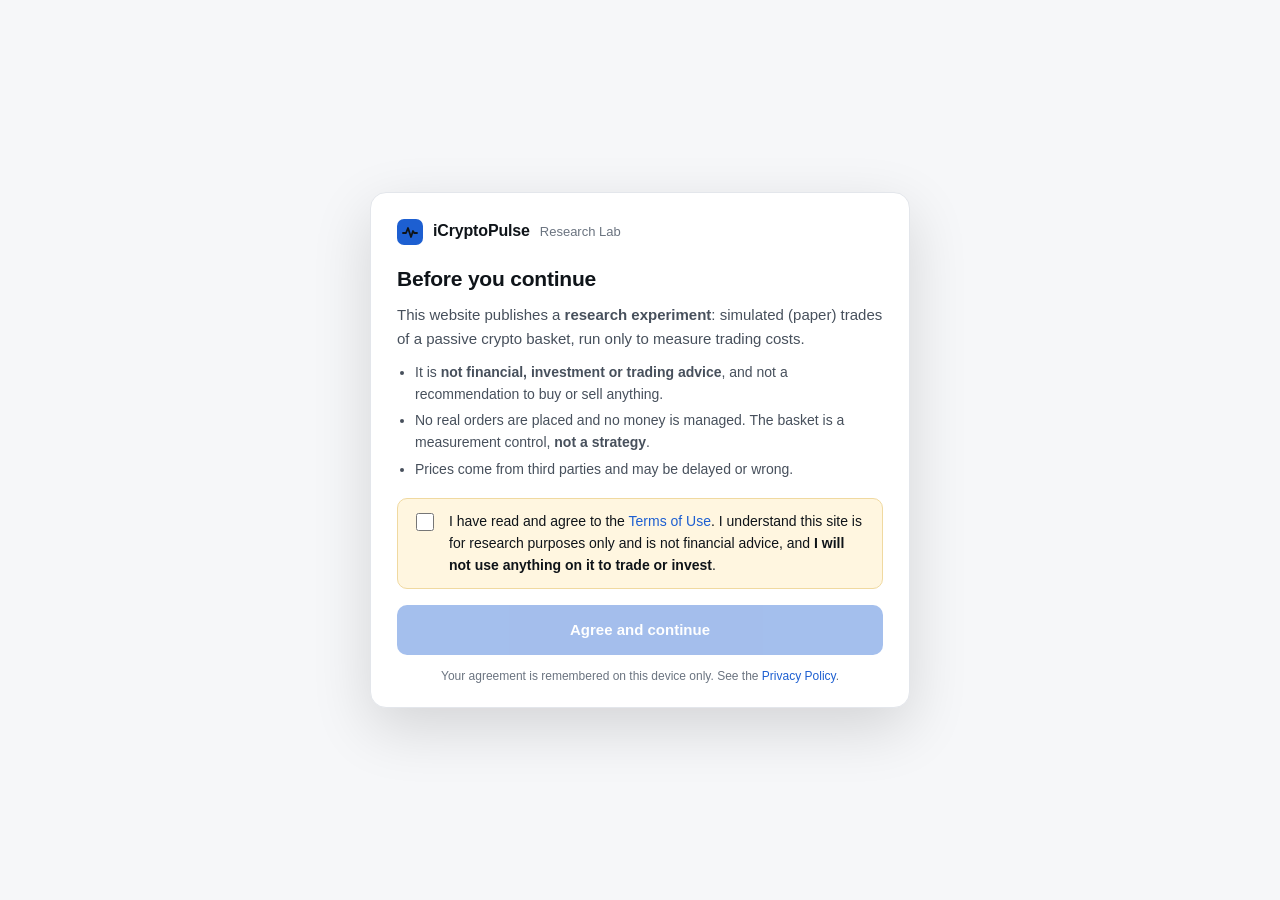
<file: index.html>
<!doctype html>
<html lang="en">
<head>
<meta charset="utf-8">
<meta name="viewport" content="width=device-width, initial-scale=1, viewport-fit=cover">
<title>Crypto Cost Monitoring · iCryptoPulse</title>
<meta name="description" content="Research only. Simulated crypto trading-cost monitoring. Not financial advice. Not for trading.">
<meta name="robots" content="noindex, nofollow">
<meta name="theme-color" content="#ffffff" media="(prefers-color-scheme: light)">
<meta name="theme-color" content="#141920" media="(prefers-color-scheme: dark)">
<link rel="icon" href="favicon.ico">
<link rel="stylesheet" href="assets/site.css?v=2">
<style>
/* hero */
.hero { display: grid; grid-template-columns: 1fr auto; gap: 24px 40px; align-items: end; margin-bottom: 22px; }
.facts { display: grid; grid-template-columns: repeat(2, auto); gap: 10px 28px; margin: 0; font-size: 13px; }
.facts dt { color: var(--muted); font-size: 12px; }
.facts dd { margin: 1px 0 0; font-weight: 600; font-variant-numeric: tabular-nums; }
@media (max-width: 860px) { .hero { grid-template-columns: 1fr; } }
.statusline { display: flex; flex-wrap: wrap; align-items: center; gap: 6px 18px; font-size: 13px; color: var(--muted); margin: 0 0 12px; }
.dot { width: 8px; height: 8px; border-radius: 50%; background: var(--good); display: inline-block; margin-right: 7px; vertical-align: 1px;
  box-shadow: 0 0 0 3px color-mix(in srgb, var(--good) 22%, transparent); }
.dot.stale { background: var(--caution); box-shadow: 0 0 0 3px color-mix(in srgb, var(--caution) 22%, transparent); }

/* KPI strip */
.kpis { display: grid; grid-template-columns: 1.5fr repeat(4, 1fr); padding: 0; }
.kpi { padding: 18px 20px; border-left: 1px solid var(--line); min-width: 0; }
.kpi:first-child { border-left: 0; }
.kpi .k { font-size: 12px; color: var(--muted); font-weight: 550; }
.kpi .v { font-size: 22px; font-weight: 680; letter-spacing: -.01em; margin-top: 4px; font-variant-numeric: tabular-nums; white-space: nowrap; }
.kpi .s { font-size: 12px; color: var(--muted); margin-top: 3px; font-variant-numeric: tabular-nums; }
.kpi.lead .v { font-size: 32px; }
@media (max-width: 960px) {
  .kpis { grid-template-columns: repeat(2, 1fr); }
  .kpi { border-left: 0; border-top: 1px solid var(--line); }
  .kpi.lead { grid-column: 1 / -1; border-top: 0; }
  .kpi:nth-child(odd):not(.lead) { border-left: 1px solid var(--line); }
}

/* two-column layout: main content + side rail */
.layout { display: grid; grid-template-columns: minmax(0, 1fr) 340px; gap: 16px; margin-top: 16px; align-items: start; }
.rail .card + .card, .col-main .card + .card { margin-top: 16px; }
@media (max-width: 1020px) { .layout { grid-template-columns: minmax(0, 1fr); } }

/* chart */
.chart { position: relative; }
.chart svg { display: block; width: 100%; height: 260px; overflow: visible; }
.tip { position: absolute; pointer-events: none; background: var(--ink); color: var(--bg); font-size: 12px; line-height: 1.35;
  padding: 7px 9px; border-radius: 7px; white-space: nowrap; transform: translate(-50%, calc(-100% - 12px)); box-shadow: var(--shadow); }
.tip b { font-weight: 650; }
.empty { color: var(--muted); font-size: 13px; padding: 28px 0; text-align: center; }

/* tables */
.scroll { overflow-x: auto; -webkit-overflow-scrolling: touch; margin: 0 -20px; padding: 0 20px; }
table { border-collapse: collapse; width: 100%; font-size: 13px; font-variant-numeric: tabular-nums; }
th, td { text-align: right; padding: 9px 10px; border-bottom: 1px solid var(--line); white-space: nowrap; }
th:first-child, td:first-child { text-align: left; padding-left: 0; }
th:last-child, td:last-child { padding-right: 0; }
thead th { font-weight: 600; color: var(--muted); font-size: 11.5px; text-transform: uppercase; letter-spacing: .04em; border-bottom-color: var(--line-strong); }
tbody tr:last-child td { border-bottom: 0; }
tbody tr:hover td { background: var(--surface-2); }
td.sym { font-weight: 650; }
.wbar { display: inline-flex; align-items: center; gap: 8px; justify-content: flex-end; }
.wbar i { display: block; width: 56px; height: 6px; border-radius: 3px; background: var(--surface-2); overflow: hidden; }
.wbar i b { display: block; height: 100%; background: var(--accent); border-radius: 3px; }
.side { font-size: 11.5px; font-weight: 650; padding: 1px 8px; border-radius: 999px; background: var(--surface-2); color: var(--ink-2); }
.more { margin-top: 12px; background: none; border: 1px solid var(--line-strong); color: var(--ink-2); border-radius: 8px; padding: 7px 12px;
  font: inherit; font-size: 13px; cursor: pointer; }
.more:hover { background: var(--surface-2); }

/* rail widgets */
.big { font-size: 28px; font-weight: 700; letter-spacing: -.01em; font-variant-numeric: tabular-nums; }
.big small { font-size: 14px; color: var(--muted); font-weight: 500; margin-left: 4px; }
.bullet { position: relative; height: 10px; background: var(--surface-2); border-radius: 5px; margin: 14px 0 6px; }
.bullet .fill { position: absolute; left: 0; top: 0; bottom: 0; background: var(--accent); border-radius: 5px; }
.bullet .ref { position: absolute; top: -5px; bottom: -5px; width: 2px; background: var(--ink); border-radius: 1px; }
.scale { display: flex; justify-content: space-between; font-size: 11px; color: var(--muted); font-variant-numeric: tabular-nums; }
.rows { margin: 14px 0 0; font-size: 13px; }
.rows div { display: flex; justify-content: space-between; gap: 12px; padding: 6px 0; border-top: 1px solid var(--line); }
.rows dt { color: var(--muted); } .rows dd { margin: 0; font-weight: 600; font-variant-numeric: tabular-nums; }
.meter { height: 8px; background: var(--surface-2); border-radius: 4px; overflow: hidden; margin: 8px 0 4px; }
.meter i { display: block; height: 100%; width: 0; background: var(--accent); border-radius: 4px; transition: width .4s; }
.meter i.hot { background: var(--bad); }
.limit + .limit { margin-top: 14px; }
.limit .row { display: flex; justify-content: space-between; font-size: 13px; }
.limit .row span:last-child { font-weight: 600; font-variant-numeric: tabular-nums; }
.ok { display: inline-flex; align-items: center; gap: 6px; font-size: 12px; font-weight: 650; color: var(--good); }
.ok.bad { color: var(--bad); }
.ok svg { width: 14px; height: 14px; }
.small { font-size: 13px; color: var(--ink-2); margin: 10px 0 0; }


/* profit vs time held: small multiples */
.seg { display: inline-flex; border: 1px solid var(--line-strong); border-radius: 8px; overflow: hidden; }
.seg button { background: none; border: 0; font: inherit; font-size: 12px; padding: 4px 10px; color: var(--ink-2); cursor: pointer; }
.seg button[aria-pressed="true"] { background: var(--accent); color: var(--accent-ink); }
.hold-sum { font-size: 13px; color: var(--ink-2); margin: 2px 0 12px; font-variant-numeric: tabular-nums; }
.multi { display: grid; grid-template-columns: repeat(5, minmax(0, 1fr)); gap: 10px; }
@media (max-width: 1180px) { .multi { grid-template-columns: repeat(3, minmax(0, 1fr)); } }
@media (max-width: 560px) { .multi { grid-template-columns: repeat(2, minmax(0, 1fr)); } }
.mini { position: relative; border: 1px solid var(--line); border-radius: 10px; padding: 9px 10px 6px; min-width: 0; }
.mini .h { display: flex; justify-content: space-between; align-items: baseline; gap: 6px; font-size: 12.5px; }
.mini .h b { font-weight: 650; }
.mini .h span { font-weight: 650; font-variant-numeric: tabular-nums; white-space: nowrap; }
.mini .s { font-size: 11px; color: var(--muted); font-variant-numeric: tabular-nums; white-space: nowrap; overflow: hidden; text-overflow: ellipsis; }
.mini svg { display: block; width: 100%; height: 74px; margin-top: 4px; overflow: visible; }
.mini .tip { transform: translate(-50%, calc(-100% - 8px)); z-index: 5; }
/* forward test */
.fw .steps { list-style: none; display: grid; grid-template-columns: repeat(4, 1fr); gap: 8px; padding: 0; margin: 14px 0 6px; counter-reset: st; }
.fw .steps li { position: relative; padding: 10px 10px 10px 12px; border: 1px solid var(--line); border-radius: 10px; font-size: 12.5px; color: var(--muted); background: var(--surface-2); }
.fw .steps li b { display: block; font-size: 13px; color: var(--ink-2); font-weight: 650; }
.fw .steps li.done { border-color: color-mix(in srgb, var(--good) 45%, var(--line)); background: color-mix(in srgb, var(--good) 8%, var(--surface)); }
.fw .steps li.done b::before { content: "\2713  "; color: var(--good); }
.fw .steps li.now { border-color: var(--accent); background: var(--accent-soft); color: var(--ink-2); }
.fw .steps li.now b { color: var(--accent); }
@media (max-width: 720px) { .fw .steps { grid-template-columns: repeat(2, 1fr); } }
.fw .prog { margin: 14px 0 4px; }
.fw .bar { height: 10px; border-radius: 6px; background: var(--surface-2); border: 1px solid var(--line); overflow: hidden; }
.fw .bar i { display: block; height: 100%; width: 0; background: var(--accent); border-radius: 6px; transition: width .6s ease; }
.fw .lab { display: flex; justify-content: space-between; gap: 12px; flex-wrap: wrap; font-size: 12.5px; color: var(--muted); margin-top: 6px; font-variant-numeric: tabular-nums; }
.fw .fk { display: grid; grid-template-columns: repeat(4, 1fr); gap: 0; margin: 14px 0 6px; border: 1px solid var(--line); border-radius: 10px; overflow: hidden; }
.fw .fk > div { padding: 12px 14px; border-left: 1px solid var(--line); min-width: 0; }
.fw .fk > div:first-child { border-left: 0; }
.fw .fk .k { font-size: 12px; color: var(--muted); font-weight: 550; }
.fw .fk .v { font-size: 20px; font-weight: 680; margin-top: 3px; font-variant-numeric: tabular-nums; white-space: nowrap; }
.fw .fk .s { font-size: 11.5px; color: var(--muted); }
@media (max-width: 720px) { .fw .fk { grid-template-columns: repeat(2, 1fr); } .fw .fk > div:nth-child(3) { border-left: 0; } .fw .fk > div:nth-child(n+3) { border-top: 1px solid var(--line); } }
.fw .charts { display: grid; grid-template-columns: 3fr 2fr; gap: 14px; margin-top: 12px; }
@media (max-width: 860px) { .fw .charts { grid-template-columns: 1fr; } }
.fw .cbox { border: 1px solid var(--line); border-radius: 10px; padding: 10px 12px 6px; min-width: 0; }
.fw .cbox h3 { margin: 0 0 2px; font-size: 13px; font-weight: 650; }
.fw .cbox .legend { display: flex; gap: 14px; font-size: 11.5px; color: var(--muted); margin-bottom: 2px; }
.fw .cbox .legend i { display: inline-block; width: 14px; height: 0; border-top: 2.5px solid var(--accent); vertical-align: middle; margin-right: 5px; }
.fw .cbox .legend i.h { border-top: 2.5px dashed var(--muted); }
.fw svg.c { display: block; width: 100%; height: 190px; overflow: visible; }
.fw svg.c .ln { fill: none; stroke: var(--accent); stroke-width: 2.2; stroke-linejoin: round; stroke-linecap: round; }
.fw svg.c .ln.h { stroke: var(--muted); stroke-dasharray: 5 4; stroke-width: 2; }
.fw svg.c .gr { stroke: var(--line); stroke-width: 1; }
.fw svg.c .z { stroke: var(--line-strong); stroke-width: 1.2; }
.fw svg.c text { fill: var(--muted); font-size: 10.5px; font-family: var(--font); }
.fw svg.c .pos { fill: color-mix(in srgb, var(--good) 70%, transparent); } .fw svg.c .neg { fill: color-mix(in srgb, var(--bad) 70%, transparent); }
.fw .empty { display: grid; place-items: center; height: 190px; text-align: center; color: var(--muted); font-size: 13px; padding: 0 16px; }
.fw .funnel { display: grid; grid-template-columns: repeat(4, 1fr); gap: 8px; margin-top: 16px; }
@media (max-width: 720px) { .fw .funnel { grid-template-columns: repeat(2, 1fr); } }
.fw .funnel > div { border: 1px solid var(--line); border-radius: 10px; padding: 10px 12px; background: var(--surface-2); }
.fw .funnel .n { font-size: 22px; font-weight: 700; font-variant-numeric: tabular-nums; letter-spacing: -.01em; }
.fw .funnel .t { font-size: 12px; color: var(--muted); }
.fw .funnel > .f { border-color: var(--accent); background: var(--accent-soft); }
/* terms gate */
.gate { position: fixed; inset: 0; z-index: 50; background: var(--bg); display: flex; align-items: center; justify-content: center;
  padding: max(16px, env(safe-area-inset-top, 0px)) 16px max(16px, env(safe-area-inset-bottom, 0px)); overflow-y: auto; }
.gate .box { background: var(--surface); border: 1px solid var(--line); border-radius: 16px; max-width: 540px; width: 100%;
  padding: 26px 26px 22px; box-shadow: 0 20px 60px rgba(0, 0, 0, .14); margin: auto; }
.gate .brand { margin-bottom: 18px; }
.gate h2 { margin: 0 0 8px; font-size: 21px; letter-spacing: -.01em; }
.gate p { color: var(--ink-2); margin: 0 0 12px; }
.gate ul { padding-left: 18px; margin: 0 0 18px; color: var(--ink-2); font-size: 14px; } .gate li { margin: 5px 0; }
.gate label { display: flex; gap: 12px; align-items: flex-start; font-size: 14px; background: var(--notice-bg); border: 1px solid var(--notice-line);
  padding: 12px 14px; border-radius: 10px; cursor: pointer; }
.gate input { margin-top: 2px; width: 18px; height: 18px; flex: none; accent-color: var(--accent); }
.gate button { margin-top: 16px; width: 100%; padding: 13px; font: inherit; font-size: 15px; font-weight: 650; border: 0; border-radius: 10px;
  background: var(--accent); color: var(--accent-ink); cursor: pointer; }
.gate button:disabled { opacity: .4; cursor: not-allowed; }
.gate .fine { font-size: 12px; color: var(--muted); margin: 12px 0 0; text-align: center; }
</style>
</head>
<body>

<div class="gate" id="gate" role="dialog" aria-modal="true" aria-labelledby="gate-title">
  <div class="box">
    <div class="brand"><span class="mark"><svg viewBox="0 0 16 16" aria-hidden="true"><path d="M1 9h3l2-5 3 9 2-6 1.2 2H15" fill="none" stroke="currentColor" stroke-width="1.8" stroke-linecap="round" stroke-linejoin="round"/></svg></span>iCryptoPulse <small>Research Lab</small></div>
    <h2 id="gate-title">Before you continue</h2>
    <p>This website publishes a <strong>research experiment</strong>: simulated (paper) trades of a passive crypto basket, run only to measure trading costs.</p>
    <ul>
      <li>It is <strong>not financial, investment or trading advice</strong>, and not a recommendation to buy or sell anything.</li>
      <li>No real orders are placed and no money is managed. The basket is a measurement control, <strong>not a strategy</strong>.</li>
      <li>Prices come from third parties and may be delayed or wrong.</li>
    </ul>
    <label><input type="checkbox" id="agree"> <span>I have read and agree to the <a href="terms.html" target="_blank" rel="noopener">Terms of Use</a>. I understand this site is for research purposes only and is not financial advice, and <strong>I will not use anything on it to trade or invest</strong>.</span></label>
    <button id="enter" disabled>Agree and continue</button>
    <p class="fine">Your agreement is remembered on this device only. See the <a href="privacy.html">Privacy Policy</a>.</p>
  </div>
</div>

<header class="topbar"><div class="in">
  <a class="brand" href="./"><span class="mark"><svg viewBox="0 0 16 16" aria-hidden="true"><path d="M1 9h3l2-5 3 9 2-6 1.2 2H15" fill="none" stroke="currentColor" stroke-width="1.8" stroke-linecap="round" stroke-linejoin="round"/></svg></span>iCryptoPulse <small>Research Lab</small></a>
  <nav class="nav"><a href="#forward">Forward test</a><a href="#dashboard">Cost monitor</a><a href="terms.html">Terms</a></nav>
</div></header>
<div class="notice" role="note"><div class="in"><strong>Research only.</strong><span>Simulated trades · Not financial advice · Not for trading</span><a href="terms.html">Terms of Use</a></div></div>

<main class="page" id="app" hidden>
  <section class="hero" id="dashboard">
    <div>
      <p class="eyebrow">Research · Simulated trades</p>
      <h1>Crypto Cost Monitoring</h1>
    </div>
    <dl class="facts">
      <div><dt>Run</dt><dd id="f-run">–</dd></div>
      <div><dt>Started</dt><dd id="f-start">–</dd></div>
      <div><dt>Status</dt><dd id="f-status">–</dd></div>
      <div><dt>Next scheduled rebalance</dt><dd id="f-next">–</dd></div>
    </dl>
  </section>

  <section class="card fw" id="forward" aria-label="Forward test progress">
    <div class="card-h"><h2>Forward test · BTC/ETH monthly 70/30</h2><span class="tag" id="fw-tag">Loading…</span></div>
    <p class="small" id="fw-rule">&nbsp;</p>
    <ol class="steps" id="fw-steps">
      <li id="st-1"><b>Tested on history</b>Passed the 2019&ndash;2023 test (42 of 42 start dates)</li>
      <li id="st-2"><b>Rule frozen</b>Rules and pass mark locked in a tamper-evident log before the first day</li>
      <li id="st-3"><b>Forward paper run</b>Simulated daily buys on live exchange prices</li>
      <li id="st-4"><b>Evaluation</b>One judgement after 12 months; nothing is adjusted along the way</li>
    </ol>
    <div class="prog"><div class="bar" role="progressbar" aria-valuemin="0" aria-valuemax="100" aria-valuenow="0" id="fw-pb"><i id="fw-bar"></i></div>
      <div class="lab"><span id="fw-day">–</span><span id="fw-dates">–</span></div></div>
    <div class="fk">
      <div><div class="k">Rule: return on money put in</div><div class="v" id="fw-r">–</div><div class="s">monthly reset to 70/30</div></div>
      <div><div class="k">Buy and hold: same money</div><div class="v" id="fw-h">–</div><div class="s">same buys, never rebalanced</div></div>
      <div><div class="k">Difference</div><div class="v" id="fw-d">–</div><div class="s" id="fw-d-s">percentage points</div></div>
      <div><div class="k">Daily cycles</div><div class="v" id="fw-c">–</div><div class="s" id="fw-c-s">needs at least 95% of days</div></div>
    </div>
    <div class="charts">
      <div class="cbox"><h3>Return on money put in</h3>
        <div class="legend"><span><i></i>Monthly reset</span><span><i class="h"></i>Buy and hold</span></div>
        <div id="fw-ch1"></div></div>
      <div class="cbox"><h3>Reset minus buy and hold (points)</h3>
        <div class="legend"><span>Above zero: the rule is ahead</span></div>
        <div id="fw-ch2"></div></div>
    </div>
    <p class="small" id="fw-note" style="margin-top:10px">&nbsp;</p>
    <div class="funnel" id="fw-funnel" aria-label="Research pipeline"></div>
    <p class="small" style="margin-top:8px">Early numbers move a lot and mean little: the rule's tested edge is small, so a few months can point either way. Only the 12-month evaluation counts.</p>
  </section>

  <div class="statusline">
    <span><span class="dot" id="live-dot"></span><span id="live-text">Connecting to live prices…</span></span>
    <span id="rebal-text"></span>
  </div>

  <section class="card kpis" aria-label="Summary">
    <div class="kpi lead"><div class="k">Paper equity · live</div><div class="v" id="t-eq">–</div><div class="s" id="t-eq-s">Simulated US$, not real money</div></div>
    <div class="kpi"><div class="k">Since last daily mark</div><div class="v" id="t-day">–</div><div class="s" id="t-day-s">&nbsp;</div></div>
    <div class="kpi"><div class="k">Invested</div><div class="v" id="t-gross">–</div><div class="s">rest held as cash</div></div>
    <div class="kpi"><div class="k">Avg cost per trade</div><div class="v" id="t-cost">–</div><div class="s" id="t-cost-s">&nbsp;</div></div>
    <div class="kpi"><div class="k">Patient-order fill rate</div><div class="v" id="t-maker">–</div><div class="s" id="t-maker-s">&nbsp;</div></div>
  </section>

  <div class="layout">
    <div class="col-main">
      <section class="card">
        <div class="card-h"><h2>Paper equity</h2><span class="tag" id="chart-tag">Daily marks + live value</span></div>
        <p class="sub">Simulated US$. One point per daily rebalance; the last point is at live prices.</p>
        <div class="chart" id="chart"></div>
      </section>

      <section class="card">
        <div class="card-h"><h2>Profit by coin vs time held</h2>
          <div class="seg" role="group" aria-label="Show profit in"><button id="u-usd" aria-pressed="true">US$</button><button id="u-pct" aria-pressed="false">%</button></div></div>
        <p class="hold-sum" id="hold-sum">–</p>
        <div class="multi" id="multi"></div>
        <p class="small">Cumulative simulated profit of each coin, after fees, against hours or days since it was first bought. Same scale in every panel. Dots are daily marks; the hollow dot is the live value. <span id="hold-scale"></span></p>
      </section>

      <section class="card">
        <div class="card-h"><h2>Simulated holdings</h2><span class="tag" id="pos-tag">–</span></div>
        <p class="sub">Valued at live prices. Quantities change only at the daily rebalance.</p>
        <div class="scroll"><table id="pos"><thead><tr><th>Coin</th><th>Quantity</th><th>Daily mark</th><th>Live price</th><th>Change</th><th>Live value US$</th><th>Weight</th></tr></thead><tbody></tbody></table></div>
      </section>

      <section class="card">
        <div class="card-h"><h2>Simulated fills</h2><span class="tag" id="fill-tag">–</span></div>
        <p class="sub">Each order fills at the live best bid or ask, plus impact if it exceeds visible depth, plus the real exchange fee. 1 bp = 0.01%.</p>
        <div class="scroll"><table id="trades"><thead><tr><th>Date (UTC)</th><th>Coin</th><th>Side</th><th>Size US$</th><th>Fill price</th><th>Fee bps</th><th>Beyond mid bps</th><th>Total bps</th></tr></thead><tbody></tbody></table></div>
        <button class="more" id="more" hidden></button>
      </section>
    </div>

    <aside class="rail">
      <section class="card">
        <h2>Measured cost vs assumption</h2>
        <p class="sub" style="margin-bottom:6px">Average all-in cost per simulated trade.</p>
        <div class="big" id="c-big">–<small>bps</small></div>
        <div class="bullet" aria-hidden="true"><div class="fill" id="c-fill" style="width:0"></div><div class="ref" id="c-ref"></div></div>
        <div class="scale"><span>0</span><span id="c-ref-l">assumed 30 bps</span><span id="c-max">40</span></div>
        <dl class="rows">
          <div><dt>Exchange fee</dt><dd id="c-fee">–</dd></div>
          <div><dt>Paid beyond mid-price</dt><dd id="c-slip">–</dd></div>
          <div><dt>Value-weighted total</dt><dd id="c-vw">–</dd></div>
          <div><dt>90th percentile</dt><dd id="c-p90">–</dd></div>
          <div><dt>Fills · volume</dt><dd id="c-n">–</dd></div>
        </dl>
      </section>

      <section class="card">
        <h2>Patient orders</h2>
        <p class="sub">Would a resting order at the best price have filled within 4 hours? Fewer fees if yes; checked at the next rebalance.</p>
        <div class="big" id="p-big">–</div>
        <dl class="rows">
          <div><dt>Posted · checked</dt><dd id="p-n">–</dd></div>
          <div><dt>Drift when unfilled</dt><dd id="p-drift">–</dd></div>
        </dl>
      </section>

      <section class="card">
        <div class="card-h"><h2>Loss limits</h2><span class="ok" id="l-ok"></span></div>
        <p class="sub">Applied even to paper runs: a breach halts new purchases, as it would with real money.</p>
        <div class="limit"><div class="row"><span>Loss since last daily mark</span><span id="l-day">–</span></div><div class="meter"><i id="m-day"></i></div></div>
        <div class="limit"><div class="row"><span>Drawdown this month</span><span id="l-month">–</span></div><div class="meter"><i id="m-month"></i></div></div>
      </section>

      <section class="card">
        <h2>Research status</h2>
        <dl class="rows" style="margin-top:8px">
          <div><dt>Strategy variants tested</dt><dd id="r-trials">–</dd></div>
          <div><dt>Passed validation</dt><dd id="r-pass">–</dd></div>
        </dl>
        <p class="small" id="r-note"></p>
      </section>
    </aside>
  </div>

</main>

<footer class="foot"><div class="in">
  <div>
    <p><strong style="color:var(--ink-2)">iCryptoPulse Research Lab.</strong> Research only. Not financial advice. Simulated results have known limitations and do not predict future results.</p>
    <p id="gen-line">Research data file generated <span id="gen">–</span>.</p>
  </div>
  <div class="links"><a href="terms.html">Terms of Use</a><a href="disclaimer.html">Disclaimer</a><a href="privacy.html">Privacy</a></div>
</div></footer>

<noscript><p style="padding:16px">This research page needs JavaScript. Research only; not financial advice; not for trading.</p></noscript>

<script>
(function () {
  "use strict";
  var TERMS_VERSION = "2026-11-09";
  var KEY = "icp_terms_accepted";
  var PRICE_URL = "https://data-api.binance.vision/api/v3/ticker/price?symbols=";
  var TRADE_ROWS = 20;
  var state = { data: null, live: {}, liveAt: null, showAll: false };

  function accepted() { try { return localStorage.getItem(KEY) === TERMS_VERSION; } catch (e) { return false; } }
  function remember() { try { localStorage.setItem(KEY, TERMS_VERSION); } catch (e) {} }

  var gate = el("gate"), agree = el("agree"), enter = el("enter");
  agree.addEventListener("change", function () { enter.disabled = !agree.checked; });
  enter.addEventListener("click", function () { if (agree.checked) { remember(); start(); } });
  el("u-usd").addEventListener("click", function () { state.unit = "usd"; holdChart(); });
  el("u-pct").addEventListener("click", function () { state.unit = "pct"; holdChart(); });
  el("more").addEventListener("click", function () { state.showAll = !state.showAll; renderTrades(); });
  if (accepted()) start();

  function start() {
    gate.hidden = true;
    el("app").hidden = false;
    load();
    setInterval(load, 10 * 60 * 1000);
    setInterval(prices, 15 * 1000);
    setInterval(nextRun, 30 * 1000);
  }

  function el(id) { return document.getElementById(id); }
  function bad(x) { return x == null || isNaN(x); }
  function num(x, d) { return bad(x) ? "–" : x.toLocaleString("en-US", { minimumFractionDigits: d, maximumFractionDigits: d }); }
  function usd(x) { return bad(x) ? "–" : (x < 0 ? "−US$" : "US$") + num(Math.abs(x), 2); }
  function sgd(x) { return bad(x) ? "–" : "S$" + num(x, 2); }
  function pct(x) { return bad(x) ? "–" : (x > 0 ? "+" : x < 0 ? "−" : "") + num(Math.abs(x * 100), 2) + "%"; }
  function bps(x, d) { return bad(x) ? "–" : num(x, d == null ? 1 : d) + " bps"; }
  function signed(x) { return bad(x) ? "–" : (x > 0 ? "+" : x < 0 ? "−" : "") + "US$" + num(Math.abs(x), 2); }
  function cls(node, x) { node.classList.remove("up", "down"); if (x > 1e-9) node.classList.add("up"); else if (x < -1e-9) node.classList.add("down"); }
  function price(p) { return p >= 100 ? num(p, 2) : p >= 1 ? num(p, 4) : num(p, 6); }
  function coin(s) { return s.replace(/USDT$/, ""); }
  function last(a) { return a[a.length - 1]; }
  function fmtDate(iso) { var d = new Date(iso); return isNaN(d) ? "–" : d.toLocaleDateString("en-GB", { day: "numeric", month: "short", year: "numeric" }); }
  function set(id, text) { el(id).textContent = text; }

  function load() {
    fetch("data/paper_status.json?t=" + Date.now(), { cache: "no-store" })
      .then(function (r) { if (!r.ok) throw new Error(r.status); return r.json(); })
      .then(function (d) { state.data = d; renderStatic(); prices(); })
      .catch(function () { set("live-text", "Could not load the research data file."); el("live-dot").classList.add("stale"); });
  }

  function prices() {
    var d = state.data; if (!d || !d.positions.length) { renderLive(); return; }
    var syms = JSON.stringify(d.positions.map(function (p) { return p.symbol; }));
    fetch(PRICE_URL + encodeURIComponent(syms), { cache: "no-store" })
      .then(function (r) { if (!r.ok) throw new Error(r.status); return r.json(); })
      .then(function (rows) { rows.forEach(function (x) { state.live[x.symbol] = parseFloat(x.price); }); state.liveAt = new Date(); renderLive(); })
      .catch(function () { el("live-dot").classList.add("stale"); set("live-text", "Live prices unavailable; showing last daily marks."); renderLive(); });
  }

  function liveEquity() {
    var d = state.data, e = last(d.equity); if (!e) return null;
    var v = e.cash;
    d.positions.forEach(function (p) { v += p.qty * (state.live[p.symbol] || p.mark_price); });
    return v;
  }

  function nextRun() {
    var now = new Date(), n = new Date(Date.UTC(now.getUTCFullYear(), now.getUTCMonth(), now.getUTCDate(), 0, 5));
    if (n <= now) n = new Date(n.getTime() + 864e5);
    var m = Math.round((n - now) / 6e4);
    set("f-next", "08:05 SGT · in " + (m >= 60 ? Math.floor(m / 60) + "h " : "") + (m % 60) + "m");
  }

  function cells(tr, values) {
    values.forEach(function (v) { var td = document.createElement("td"); if (v instanceof Node) td.appendChild(v); else td.textContent = v; tr.appendChild(td); });
    return tr;
  }
  function emptyRow(tb, n, text) { tb.innerHTML = ""; var tr = document.createElement("tr"), td = document.createElement("td");
    td.colSpan = n; td.className = "empty"; td.textContent = text; tr.appendChild(td); tb.appendChild(tr); }

  function renderStatic() {
    var d = state.data, e = last(d.equity), c = d.costs, m = d.maker_probes;
    set("gen", new Date(d.generated_utc).toLocaleString("en-GB", { dateStyle: "medium", timeStyle: "short" }));
    set("f-run", "Passive top-10 control");
    set("f-start", fmtDate(d.run.started_utc));
    set("f-status", d.run.status === "active" ? "Active" : d.run.status === "halted_limit" ? "Halted (loss limit)" : d.run.status);
    nextRun();
    var today = new Date().toISOString().slice(0, 10), age = e ? (Date.parse(today) - Date.parse(e.date)) / 864e5 : null;
    set("rebal-text", e ? "Last daily rebalance " + fmtDate(e.date + "T00:00:00Z") + (age >= 2 ? " · daily run overdue" : "") : "No rebalance yet");
    // costs
    set("t-cost", bps(c.avg_total_bps));
    set("t-cost-s", c.fills ? "assumed " + c.assumed_bps + " bps in backtests" : "no fills yet");
    var big = el("c-big"); big.firstChild.nodeValue = bad(c.avg_total_bps) ? "–" : num(c.avg_total_bps, 1);
    var max = Math.max(40, Math.ceil(Math.max(c.p90_total_bps || 0, c.avg_total_bps || 0, c.assumed_bps) / 10) * 10 + 10);
    el("c-fill").style.width = Math.min(100, (c.avg_total_bps || 0) / max * 100) + "%";
    el("c-ref").style.left = (c.assumed_bps / max * 100) + "%";
    set("c-ref-l", "assumed " + c.assumed_bps + " bps"); set("c-max", max);
    set("c-fee", bps(c.avg_fee_bps)); set("c-slip", bps(c.avg_slippage_bps, 2)); set("c-vw", bps(c.value_weighted_total_bps));
    set("c-p90", bps(c.p90_total_bps)); set("c-n", c.fills + " · US$" + num(c.traded_usdt, 0));
    // patient orders
    var fr = m.fill_rate == null ? "Pending" : Math.round(m.fill_rate * 100) + "%";
    set("t-maker", fr); set("p-big", fr);
    set("t-maker-s", m.settled ? m.settled + " of " + m.posted + " checked" : m.posted + " posted · checked next run");
    set("p-n", m.posted + " · " + m.settled); set("p-drift", bps(m.avg_drift_bps_unfilled));
    // research
    set("r-trials", d.research.trials); set("r-pass", d.research.validated_strategies); set("r-note", d.research.note);
    set("fill-tag", c.fills + " fills" + (c.orders_skipped_min_size ? " · " + c.orders_skipped_min_size + " below min size" : ""));
    renderTrades();
  }

  function renderTrades() {
    var d = state.data, tb = el("trades").querySelector("tbody"), more = el("more");
    if (!d.trades.length) { emptyRow(tb, 8, "No simulated fills yet."); more.hidden = true; return; }
    tb.innerHTML = "";
    var rows = state.showAll ? d.trades : d.trades.slice(0, TRADE_ROWS);
    rows.forEach(function (t) {
      var side = document.createElement("span"); side.className = "side"; side.textContent = t.side === "BUY" ? "Buy" : "Sell";
      var tr = cells(document.createElement("tr"), [t.date, coin(t.symbol), side, num(t.notional, 2), price(t.price), num(t.fee_bps, 1), num(t.slippage_bps, 2), num(t.fee_bps + t.slippage_bps, 1)]);
      tr.children[1].className = "sym";
      tb.appendChild(tr);
    });
    more.hidden = d.trades.length <= TRADE_ROWS;
    more.textContent = state.showAll ? "Show fewer" : "Show all " + d.trades.length + " fills";
  }

  function renderLive() {
    var d = state.data; if (!d) return;
    var e = last(d.equity), eq = liveEquity();
    if (state.liveAt) { el("live-dot").classList.remove("stale"); set("live-text", "Live prices · updated " + state.liveAt.toLocaleTimeString("en-GB")); }
    set("t-eq", usd(eq));
    var allR = eq == null ? null : eq / d.run.initial_usdt - 1;
    var s = el("t-eq-s"); s.textContent = eq == null ? "Simulated US$, not real money" : pct(allR) + " since start (" + signed(eq - d.run.initial_usdt) + ") · simulated";
    cls(s, allR);
    var dayR = e && eq != null ? eq / e.equity - 1 : null;
    set("t-day", pct(dayR)); cls(el("t-day"), dayR);
    set("t-day-s", e && eq != null ? signed(eq - e.equity) : "");
    var inv = 0; d.positions.forEach(function (p) { inv += p.qty * (state.live[p.symbol] || p.mark_price); });
    set("t-gross", eq ? Math.round(inv / eq * 100) + "%" : "–");
    set("pos-tag", d.positions.length + " coins · US$" + num(inv, 0));
    var tb = el("pos").querySelector("tbody");
    if (!d.positions.length) emptyRow(tb, 7, "No simulated holdings.");
    else {
      tb.innerHTML = "";
      d.positions.slice().sort(function (a, b) { return b.qty * (state.live[b.symbol] || b.mark_price) - a.qty * (state.live[a.symbol] || a.mark_price); })
        .forEach(function (p) {
          var lp = state.live[p.symbol] || p.mark_price, ch = lp / p.mark_price - 1, val = p.qty * lp, w = val / eq;
          var wb = document.createElement("span"); wb.className = "wbar";
          var t = document.createElement("span"); t.textContent = Math.round(w * 100) + "%";
          var bar = document.createElement("i"), fill = document.createElement("b"); fill.style.width = Math.min(100, w / 0.25 * 100) + "%";
          bar.appendChild(fill); wb.appendChild(bar); wb.appendChild(t);
          var tr = cells(document.createElement("tr"), [coin(p.symbol), num(p.qty, p.qty < 1 ? 5 : p.qty < 100 ? 3 : 0), price(p.mark_price), price(lp), pct(ch), num(val, 2), wb]);
          tr.children[0].className = "sym"; cls(tr.children[4], ch);
          tb.appendChild(tr);
        });
    }
    // loss limits (S$)
    var rate = e ? e.usdt_sgd : 1.3;
    var dayLoss = e && eq != null ? Math.max(0, (e.equity - eq) * rate) : 0;
    var monthDd = e ? Math.max(e.month_dd_sgd, dayLoss) : 0;
    set("l-day", sgd(dayLoss) + " of S$" + d.limits.day_sgd); meter("m-day", dayLoss / d.limits.day_sgd);
    set("l-month", sgd(monthDd) + " of S$" + d.limits.month_sgd); meter("m-month", monthDd / d.limits.month_sgd);
    var breached = d.limits.breaches.length > 0 || dayLoss >= d.limits.day_sgd || monthDd >= d.limits.month_sgd;
    var ok = el("l-ok"); ok.classList.toggle("bad", breached);
    ok.innerHTML = breached
      ? '<svg viewBox="0 0 16 16" aria-hidden="true"><path d="M8 1.8 15 14H1L8 1.8Z" fill="none" stroke="currentColor" stroke-width="1.6" stroke-linejoin="round"/><path d="M8 6.5v3.2M8 11.8v.1" stroke="currentColor" stroke-width="1.7" stroke-linecap="round"/></svg>Limit reached'
      : '<svg viewBox="0 0 16 16" aria-hidden="true"><circle cx="8" cy="8" r="6.6" fill="none" stroke="currentColor" stroke-width="1.5"/><path d="m5 8.2 2 2 4-4.2" fill="none" stroke="currentColor" stroke-width="1.7" stroke-linecap="round" stroke-linejoin="round"/></svg>Within limits';
    chart(eq);
    holdChart();
  }

  function held(h) { return h < 48 ? num(h, h < 10 ? 1 : 0) + " h" : num(h / 24, 1) + " days"; }

  function holdChart() {
    var d = state.data, box = el("multi"); if (!d) return;
    var unit = state.unit || "usd", isPct = unit === "pct";
    el("u-usd").setAttribute("aria-pressed", !isPct); el("u-pct").setAttribute("aria-pressed", isPct);
    var coins = (d.coin_pnl || []).map(function (c) {
      var pts = c.series.map(function (p) { return { h: p.hours, v: isPct ? p.pct : p.pnl, usd: p.pnl, pct: p.pct, label: fmtDate(p.ts) + " · daily mark", live: false }; });
      var lp = state.live[c.symbol];
      if (c.since && c.qty > 0 && lp && state.liveAt) {
        var pnl = c.qty * lp + c.received - c.spent, pc = c.spent ? pnl / c.spent : 0;
        pts.push({ h: (state.liveAt - Date.parse(c.since)) / 36e5, v: isPct ? pc : pnl, usd: pnl, pct: pc, label: "Live now", live: true });
      }
      return { c: c, pts: pts, now: last(pts) };
    }).filter(function (k) { return k.pts.length; });
    if (!coins.length) { box.innerHTML = '<div class="empty">Fills in after the first rebalance.</div>'; set("hold-sum", ""); return; }
    // order by current position value, same as holdings
    coins.sort(function (a, b) { return b.c.spent - a.c.spent; });
    var tot = 0, spent = 0, maxH = 0, lo = 0, hi = 0;
    coins.forEach(function (k) { tot += k.now.usd; spent += k.c.spent; k.pts.forEach(function (p) { maxH = Math.max(maxH, p.h); lo = Math.min(lo, p.v); hi = Math.max(hi, p.v); }); });
    var sum = el("hold-sum"); sum.textContent = "All coins: " + signed(tot) + " (" + pct(spent ? tot / spent : 0) + " of US$" + num(spent, 0) + " bought) · longest held " + held(maxH);
    cls(sum, tot);
    el("hold-scale").textContent = "Panel scale: " + (isPct ? pct(lo) + " to " + pct(hi) : signed(lo) + " to " + signed(hi)) + " · 0 h to " + held(maxH) + ".";
    var padv = (hi - lo) * 0.1 || (isPct ? 0.01 : 1); lo -= padv; hi += padv; if (maxH <= 0) maxH = 1;
    var cs = getComputedStyle(document.documentElement);
    function v(n) { return cs.getPropertyValue(n).trim(); }
    var line = v("--accent"), muted = v("--muted"), surf = v("--surface"), grid = v("--line");
    var W = 200, H = 74, P = 5;
    function x(h) { return P + h / maxH * (W - 2 * P); }
    function y(val) { return P + (hi - val) / (hi - lo) * (H - 2 * P); }
    function fmt(p) { return isPct ? pct(p.pct) : signed(p.usd); }
    box.innerHTML = "";
    coins.forEach(function (k) {
      var m = document.createElement("div"); m.className = "mini";
      var h = document.createElement("div"); h.className = "h";
      var b = document.createElement("b"); b.textContent = coin(k.c.symbol);
      var val = document.createElement("span"); val.textContent = fmt(k.now); cls(val, k.now.usd);
      h.appendChild(b); h.appendChild(val); m.appendChild(h);
      var sub = document.createElement("div"); sub.className = "s";
      sub.textContent = "held " + held(k.now.h) + " · " + (isPct ? signed(k.now.usd) : pct(k.now.pct));
      m.appendChild(sub);
      var y0 = y(0), path = k.pts.map(function (p, i) { return (i ? "L" : "M") + x(p.h).toFixed(1) + " " + y(p.v).toFixed(1); }).join(" ");
      var s = '<svg viewBox="0 0 ' + W + ' ' + H + '" preserveAspectRatio="none" role="img" aria-label="' + coin(k.c.symbol) + ' cumulative profit against time held">';
      s += '<line x1="0" x2="' + W + '" y1="' + y0 + '" y2="' + y0 + '" stroke="' + muted + '" stroke-dasharray="3 3" stroke-width="1" vector-effect="non-scaling-stroke"/>';
      s += '<line x1="0" x2="' + W + '" y1="' + (H - 0.5) + '" y2="' + (H - 0.5) + '" stroke="' + grid + '" stroke-width="1" vector-effect="non-scaling-stroke"/>';
      s += '<path d="' + path + '" fill="none" stroke="' + line + '" stroke-width="2" stroke-linejoin="round" stroke-linecap="round" vector-effect="non-scaling-stroke"/>';
      s += '<line class="xh" x1="0" x2="0" y1="0" y2="' + H + '" stroke="' + muted + '" stroke-width="1" vector-effect="non-scaling-stroke" visibility="hidden"/>';
      s += '<rect x="0" y="0" width="' + W + '" height="' + H + '" fill="transparent" class="hit"/></svg>';
      m.insertAdjacentHTML("beforeend", s);
      // round markers drawn in HTML so they stay circular when the SVG stretches
      k.pts.forEach(function (p) {
        var dot = document.createElement("i");
        dot.style.cssText = "position:absolute;width:8px;height:8px;border-radius:50%;pointer-events:none;box-sizing:border-box;transform:translate(-50%,-50%);border:2px solid " + (p.live ? line : surf) + ";background:" + (p.live ? surf : line);
        p.dot = dot; m.appendChild(dot);
      });
      var tip = document.createElement("div"); tip.className = "tip"; tip.hidden = true; m.appendChild(tip);
      box.appendChild(m);
      var svg = m.querySelector("svg"), xh = m.querySelector(".xh"), hit = m.querySelector(".hit");
      function place() {
        var sr = svg.getBoundingClientRect(), mr = m.getBoundingClientRect();
        k.pts.forEach(function (p) { p.dot.style.left = (sr.left - mr.left + x(p.h) / W * sr.width) + "px"; p.dot.style.top = (sr.top - mr.top + y(p.v) / H * sr.height) + "px"; });
        return { sr: sr, mr: mr };
      }
      place();
      function show(ev) {
        var g = place(), cx = (ev.touches ? ev.touches[0].clientX : ev.clientX) - g.sr.left, best = k.pts[0], bd = 1e9;
        k.pts.forEach(function (p) { var dd = Math.abs(x(p.h) / W * g.sr.width - cx); if (dd < bd) { bd = dd; best = p; } });
        xh.setAttribute("x1", x(best.h)); xh.setAttribute("x2", x(best.h)); xh.setAttribute("visibility", "visible");
        tip.hidden = false; tip.innerHTML = "";
        var bb = document.createElement("b"); bb.textContent = signed(best.usd) + " · " + pct(best.pct);
        tip.appendChild(bb); tip.appendChild(document.createElement("br"));
        tip.appendChild(document.createTextNode("held " + held(best.h) + " · " + best.label));
        var left = g.sr.left - g.mr.left + x(best.h) / W * g.sr.width;
        tip.style.left = Math.min(g.mr.width - 40, Math.max(40, left)) + "px";
        tip.style.top = (g.sr.top - g.mr.top + y(best.v) / H * g.sr.height) + "px";
      }
      function hide() { tip.hidden = true; xh.setAttribute("visibility", "hidden"); }
      hit.addEventListener("mousemove", show); hit.addEventListener("touchstart", show, { passive: true });
      hit.addEventListener("mouseleave", hide); hit.addEventListener("touchend", function () { setTimeout(hide, 1500); });
    });
  }

  function meter(id, f) { var m = el(id); m.style.width = Math.min(100, Math.max(0, f * 100)) + "%"; m.classList.toggle("hot", f >= 0.8); }

  function chart(liveEq) {
    var d = state.data, box = el("chart");
    var pts = d.equity.map(function (e) { return { t: new Date(e.date + "T00:05:00Z"), v: e.equity, label: fmtDate(e.date + "T00:00:00Z") + " · daily mark", live: false }; });
    if (liveEq != null) pts.push({ t: state.liveAt || new Date(), v: liveEq, label: "Live now", live: true });
    if (pts.length < 2) { box.innerHTML = '<div class="empty">The chart fills in as daily records accumulate.</div>'; return; }
    var W = Math.max(320, box.clientWidth || 600), H = 260, L = 64, R = 76, T = 14, B = 30;
    var t0 = pts[0].t.getTime(), t1 = last(pts).t.getTime(); if (t1 === t0) t1 = t0 + 1;
    var vs = pts.map(function (p) { return p.v; }).concat([d.run.initial_usdt]);
    var lo = Math.min.apply(null, vs), hi = Math.max.apply(null, vs), pad = (hi - lo) * 0.12 || hi * 0.01; lo -= pad; hi += pad;
    var raw = (hi - lo) / 4, mag = Math.pow(10, Math.floor(Math.log10(raw))), f = raw / mag;
    var step = (f <= 1 ? 1 : f <= 2 ? 2 : f <= 2.5 ? 2.5 : f <= 5 ? 5 : 10) * mag;
    lo = Math.floor(lo / step) * step; hi = Math.ceil(hi / step) * step;
    var ticks = []; for (var tv = lo; tv <= hi + step / 2; tv += step) ticks.push(tv);
    var dec = Math.max(0, -Math.floor(Math.log10(step) + 1e-9)) + (step / mag === 2.5 ? 1 : 0);
    function x(t) { return L + (t - t0) / (t1 - t0) * (W - L - R); }
    function y(v) { return T + (hi - v) / (hi - lo) * (H - T - B); }
    var cs = getComputedStyle(document.documentElement);
    function v(n) { return cs.getPropertyValue(n).trim(); }
    var line = v("--accent"), grid = v("--line"), muted = v("--muted"), ink2 = v("--ink-2"), surf = v("--surface");
    var s = '<svg viewBox="0 0 ' + W + ' ' + H + '" role="img" aria-label="Paper equity over time, simulated US dollars">';
    s += '<defs><linearGradient id="g" x1="0" y1="0" x2="0" y2="1"><stop offset="0" stop-color="' + line + '" stop-opacity=".18"/><stop offset="1" stop-color="' + line + '" stop-opacity="0"/></linearGradient></defs>';
    ticks.forEach(function (gv) { var gy = y(gv);
      s += '<line x1="' + L + '" x2="' + (W - R) + '" y1="' + gy + '" y2="' + gy + '" stroke="' + grid + '" stroke-width="1"/>';
      s += '<text x="' + (L - 10) + '" y="' + (gy + 4) + '" text-anchor="end" font-size="11" fill="' + muted + '">' + num(gv, dec) + '</text>'; });
    var yi = y(d.run.initial_usdt);
    s += '<line x1="' + L + '" x2="' + (W - R) + '" y1="' + yi + '" y2="' + yi + '" stroke="' + muted + '" stroke-dasharray="4 4" stroke-width="1"/>';
    s += '<text x="' + (W - R + 8) + '" y="' + (yi + 4) + '" font-size="11" fill="' + muted + '">Start</text>';
    var path = pts.map(function (p, i) { return (i ? "L" : "M") + x(p.t.getTime()).toFixed(1) + " " + y(p.v).toFixed(1); }).join(" ");
    s += '<path d="' + path + ' L' + x(t1).toFixed(1) + ' ' + (H - B) + ' L' + L + ' ' + (H - B) + ' Z" fill="url(#g)"/>';
    s += '<path d="' + path + '" fill="none" stroke="' + line + '" stroke-width="2" stroke-linejoin="round" stroke-linecap="round"/>';
    pts.forEach(function (p) {
      s += '<circle cx="' + x(p.t.getTime()) + '" cy="' + y(p.v) + '" r="4" fill="' + (p.live ? surf : line) + '" stroke="' + (p.live ? line : surf) + '" stroke-width="2"/>';
    });
    var lp = last(pts), ly = Math.min(H - B - 4, Math.max(T + 10, y(lp.v)));
    if (Math.abs(ly - yi) < 14) ly += ly < yi ? -10 : 10;
    s += '<text x="' + (W - R + 8) + '" y="' + (ly + 4) + '" font-size="12" font-weight="650" fill="' + ink2 + '">' + num(lp.v, 2) + '</text>';
    s += '<text x="' + L + '" y="' + (H - 8) + '" font-size="11" fill="' + muted + '">' + fmtDate(pts[0].t.toISOString()) + '</text>';
    s += '<text x="' + (W - R) + '" y="' + (H - 8) + '" font-size="11" text-anchor="end" fill="' + muted + '">Now</text>';
    s += '<line id="xh" x1="0" x2="0" y1="' + T + '" y2="' + (H - B) + '" stroke="' + muted + '" stroke-width="1" visibility="hidden"/>';
    s += '<rect x="' + L + '" y="0" width="' + (W - L - R) + '" height="' + H + '" fill="transparent" id="hit"/></svg><div class="tip" id="tip" hidden></div>';
    box.innerHTML = s;
    var tip = el("tip"), hit = el("hit"), xh = el("xh");
    function show(ev) {
      var r = box.getBoundingClientRect(), cx = (ev.touches ? ev.touches[0].clientX : ev.clientX) - r.left;
      var best = pts[0], bd = 1e9;
      pts.forEach(function (p) { var dd = Math.abs(x(p.t.getTime()) * r.width / W - cx); if (dd < bd) { bd = dd; best = p; } });
      var bx = x(best.t.getTime());
      xh.setAttribute("x1", bx); xh.setAttribute("x2", bx); xh.setAttribute("visibility", "visible");
      tip.hidden = false; tip.innerHTML = ""; var b = document.createElement("b"); b.textContent = usd(best.v);
      tip.appendChild(b); tip.appendChild(document.createElement("br")); tip.appendChild(document.createTextNode(best.label));
      var left = bx * r.width / W; tip.style.left = Math.min(r.width - 70, Math.max(70, left)) + "px"; tip.style.top = (y(best.v) * r.height / H) + "px";
    }
    function hide() { tip.hidden = true; xh.setAttribute("visibility", "hidden"); }
    hit.addEventListener("mousemove", show); hit.addEventListener("touchstart", show, { passive: true });
    hit.addEventListener("mouseleave", hide); hit.addEventListener("touchend", function () { setTimeout(hide, 1500); });
  }
  var rt; window.addEventListener("resize", function () { clearTimeout(rt); rt = setTimeout(function () { if (state.data) { chart(liveEquity()); holdChart(); } }, 120); });
})();
</script>
<script>
(function () {
  "use strict";
  function $(id) { return document.getElementById(id); }
  function num(x, d) { return (x == null || isNaN(x)) ? "–" : x.toLocaleString("en-US", { minimumFractionDigits: d, maximumFractionDigits: d }); }
  function pc(x, d) { return (x == null || isNaN(x)) ? "–" : (x > 0 ? "+" : x < 0 ? "−" : "") + num(Math.abs(x * 100), d == null ? 2 : d) + "%"; }
  function pp(x) { return (x == null || isNaN(x)) ? "–" : (x > 0 ? "+" : x < 0 ? "−" : "") + num(Math.abs(x), 2) + " pt"; }
  function fmtDate(s) { if (!s) return "–"; var d = new Date(s + "T00:00:00Z"); return d.toLocaleDateString("en-GB", { day: "numeric", month: "short", year: "numeric", timeZone: "UTC" }); }
  function set(id, t) { var e = $(id); if (e) e.textContent = t; }
  function cls(e, x) { e.classList.remove("up", "down"); if (x > 1e-9) e.classList.add("up"); else if (x < -1e-9) e.classList.add("down"); }

  function lineChart(host, dates, series, opts) {
    var W = 560, H = 190, L = 44, R = 10, T = 8, B = 22;
    var all = [].concat.apply([], series.map(function (s) { return s.v; }));
    var lo = Math.min.apply(null, all.concat([0])), hi = Math.max.apply(null, all.concat([0]));
    if (hi - lo < 1e-6) { hi += .01; lo -= .01; }
    var pad = (hi - lo) * .12; lo -= pad; hi += pad;
    var n = dates.length, x = function (i) { return L + (n < 2 ? 0 : i * (W - L - R) / (n - 1)); }, y = function (v) { return T + (hi - v) * (H - T - B) / (hi - lo); };
    var s = '<svg class="c" viewBox="0 0 ' + W + ' ' + H + '" role="img" aria-label="' + opts.label + '">';
    for (var k = 0; k <= 3; k++) { var v = lo + (hi - lo) * k / 3; s += '<line class="gr" x1="' + L + '" x2="' + (W - R) + '" y1="' + y(v) + '" y2="' + y(v) + '"/><text x="' + (L - 6) + '" y="' + (y(v) + 3.5) + '" text-anchor="end">' + opts.fmt(v) + '</text>'; }
    s += '<line class="z" x1="' + L + '" x2="' + (W - R) + '" y1="' + y(0) + '" y2="' + y(0) + '"/>';
    if (opts.bars) {
      var bw = Math.max(1.5, Math.min(14, (W - L - R) / Math.max(n, 1) * .7));
      series[0].v.forEach(function (v, i) { var y0 = y(0), y1 = y(v); s += '<rect class="' + (v >= 0 ? "pos" : "neg") + '" x="' + (x(i) - bw / 2) + '" y="' + Math.min(y0, y1) + '" width="' + bw + '" height="' + Math.max(1, Math.abs(y1 - y0)) + '"/>'; });
    } else {
      series.forEach(function (sr) { s += '<polyline class="ln ' + sr.c + '" points="' + sr.v.map(function (v, i) { return x(i).toFixed(1) + "," + y(v).toFixed(1); }).join(" ") + '"/>'; });
    }
    s += '<text x="' + L + '" y="' + (H - 5) + '">' + fmtDate(dates[0]) + '</text><text x="' + (W - R) + '" y="' + (H - 5) + '" text-anchor="end">' + fmtDate(dates[n - 1]) + '</text></svg>';
    host.innerHTML = s;
  }

  function empty(host, msg) { host.innerHTML = '<div class="empty">' + msg + '</div>'; }

  function render(d) {
    var f = d.forward || {}, p = d.pipeline || {};
    var st = f.status || "not_registered";
    var steps = { 1: "done", 2: st === "not_registered" ? "todo" : "done", 3: st === "running" ? "now" : (st === "evaluation_due" ? "done" : "todo"), 4: st === "evaluation_due" ? "now" : "todo" };
    if (st === "registered_waiting" || st === "waiting_first_cycle") steps[3] = "now";
    if (st === "not_registered") steps[2] = "now";
    [1, 2, 3, 4].forEach(function (i) { $("st-" + i).className = steps[i]; });
    set("fw-rule", f.rule || "");
    var tag = { not_registered: "Not started · waiting to be frozen", registered_waiting: "Starts " + fmtDate(f.start_date), waiting_first_cycle: "First daily cycle pending",
                running: "Day " + f.day + " of " + f.horizon_days, evaluation_due: "Evaluation due" }[st] || "–";
    set("fw-tag", tag);
    var prog = Math.round((f.progress || 0) * 100);
    $("fw-bar").style.width = prog + "%";
    $("fw-pb").setAttribute("aria-valuenow", String(prog));
    set("fw-day", f.day ? "Day " + f.day + " of " + f.horizon_days + " · " + prog + "% of the test period" : "Day 0 of " + (f.horizon_days || 365));
    set("fw-dates", f.start_date ? "Start " + fmtDate(f.start_date) + " · evaluation " + fmtDate(f.evaluation_date) : "Dates are set when the test is frozen");
    set("fw-r", pc(f.reset_now)); set("fw-h", pc(f.held_now));
    set("fw-d", pp(f.difference_now_pp)); cls($("fw-d"), f.difference_now_pp || 0);
    set("fw-c", f.cycles_done == null ? "–" : f.cycles_done + " done · " + (f.cycles_missed || 0) + " missed");
    if (f.dates && f.dates.length >= 2) {
      lineChart($("fw-ch1"), f.dates, [{ v: f.held_return.map(function (v) { return v * 100; }), c: "h" }, { v: f.reset_return.map(function (v) { return v * 100; }), c: "" }],
                { fmt: function (v) { return num(v, 1) + "%"; }, label: "Return on money put in: monthly reset against buy and hold" });
      lineChart($("fw-ch2"), f.dates, [{ v: f.difference_pp }], { bars: true, fmt: function (v) { return num(v, 2); }, label: "Difference in percentage points, reset minus buy and hold" });
    } else {
      var m = st === "not_registered" ? "Waiting to start. The charts fill in from the second daily cycle." : "Charts appear after the second daily cycle.";
      empty($("fw-ch1"), m); empty($("fw-ch2"), m);
    }
    var note = st === "running" ? "Simulated fills use the live order book plus a " + num((f.fee_bps || 20) / 100, 2) + "% fee. " + (f.slippage_bps_median_btc != null ? "Median price impact so far: BTC " + num(f.slippage_bps_median_btc, 2) + " bps, ETH " + num(f.slippage_bps_median_eth, 2) + " bps. " : "") + "Next monthly reset " + fmtDate(f.next_reset) + "."
              : st === "not_registered" ? "Nothing runs until the test is registered and frozen. After that it runs by itself every day and this page updates." : "";
    set("fw-note", note);
    $("fw-funnel").innerHTML = [["" + (p.hypotheses || 0), "ideas tested on history", ""], ["" + (p.rejected || 0), "rejected: no reliable edge", ""],
      ["" + (p.passed_discovery || 0), "passed the history test", ""], [(st === "running" || st === "evaluation_due") ? "Running" : "Next", "forward test on live prices", "f"]]
      .map(function (a) { return '<div class="' + a[2] + '"><div class="n">' + a[0] + '</div><div class="t">' + a[1] + '</div></div>'; }).join("");
  }

  fetch("data/forward_status.json?t=" + Math.floor(Date.now() / 600000), { cache: "no-cache" })
    .then(function (r) { if (!r.ok) throw new Error(r.status); return r.json(); })
    .then(render)
    .catch(function () { set("fw-tag", "Status unavailable"); set("fw-note", "The forward-test status file could not be loaded."); });
})();
</script>
</body>
</html>
</file>
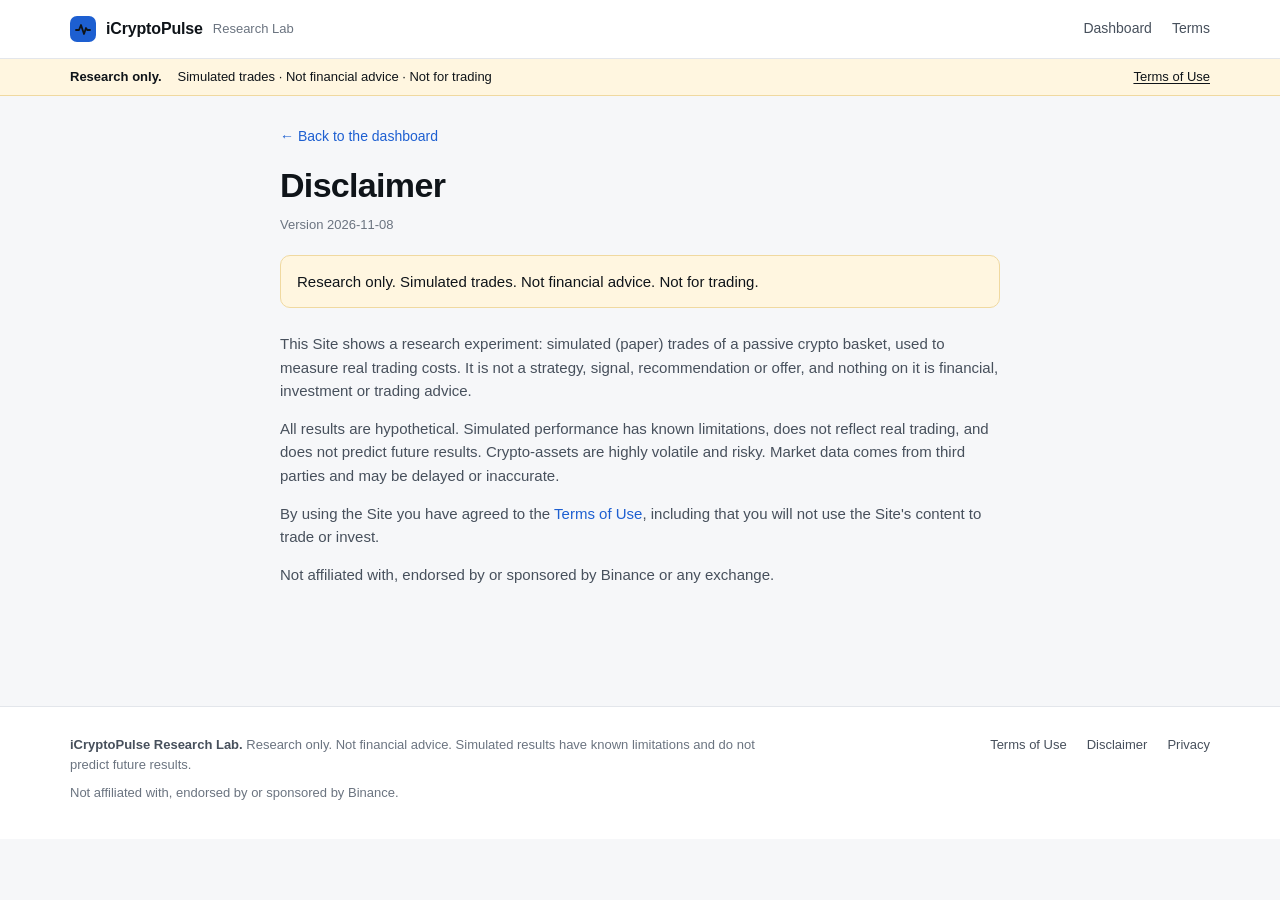
<file: disclaimer.html>
<!doctype html>
<html lang="en">
<head>
<meta charset="utf-8">
<meta name="viewport" content="width=device-width, initial-scale=1, viewport-fit=cover">
<title>Disclaimer · iCryptoPulse Research Lab</title>
<meta name="robots" content="noindex, nofollow">
<link rel="icon" href="favicon.ico">
<link rel="stylesheet" href="assets/site.css?v=2">
</head>
<body>
<header class="topbar"><div class="in">
  <a class="brand" href="./"><span class="mark"><svg viewBox="0 0 16 16" aria-hidden="true"><path d="M1 9h3l2-5 3 9 2-6 1.2 2H15" fill="none" stroke="currentColor" stroke-width="1.8" stroke-linecap="round" stroke-linejoin="round"/></svg></span>iCryptoPulse <small>Research Lab</small></a>
  <nav class="nav"><a href="./#dashboard">Dashboard</a><a href="terms.html">Terms</a></nav>
</div></header>
<div class="notice" role="note"><div class="in"><strong>Research only.</strong><span>Simulated trades · Not financial advice · Not for trading</span><a href="terms.html">Terms of Use</a></div></div>
<main class="page doc">
<a class="back" href="./">← Back to the dashboard</a>
<h1>Disclaimer</h1>
<p class="meta">Version 2026-11-08</p>
<div class="key">Research only. Simulated trades. Not financial advice. Not for trading.</div>
<p>This Site shows a research experiment: simulated (paper) trades of a passive crypto basket, used to measure real trading costs. It is not a
strategy, signal, recommendation or offer, and nothing on it is financial, investment or trading advice.</p>
<p>All results are hypothetical. Simulated performance has known limitations, does not reflect real trading, and does not predict future results.
Crypto-assets are highly volatile and risky. Market data comes from third parties and may be delayed or inaccurate.</p>
<p>By using the Site you have agreed to the <a href="terms.html">Terms of Use</a>, including that you will not use the Site's content to trade or invest.</p>
<p>Not affiliated with, endorsed by or sponsored by Binance or any exchange.</p>
</main>
<footer class="foot"><div class="in">
  <div><p><strong style="color:var(--ink-2)">iCryptoPulse Research Lab.</strong> Research only. Not financial advice. Simulated results have known limitations and do not predict future results.</p>
  <p>Not affiliated with, endorsed by or sponsored by Binance.</p></div>
  <div class="links"><a href="terms.html">Terms of Use</a><a href="disclaimer.html">Disclaimer</a><a href="privacy.html">Privacy</a></div>
</div></footer>
</body>
</html>
</file>
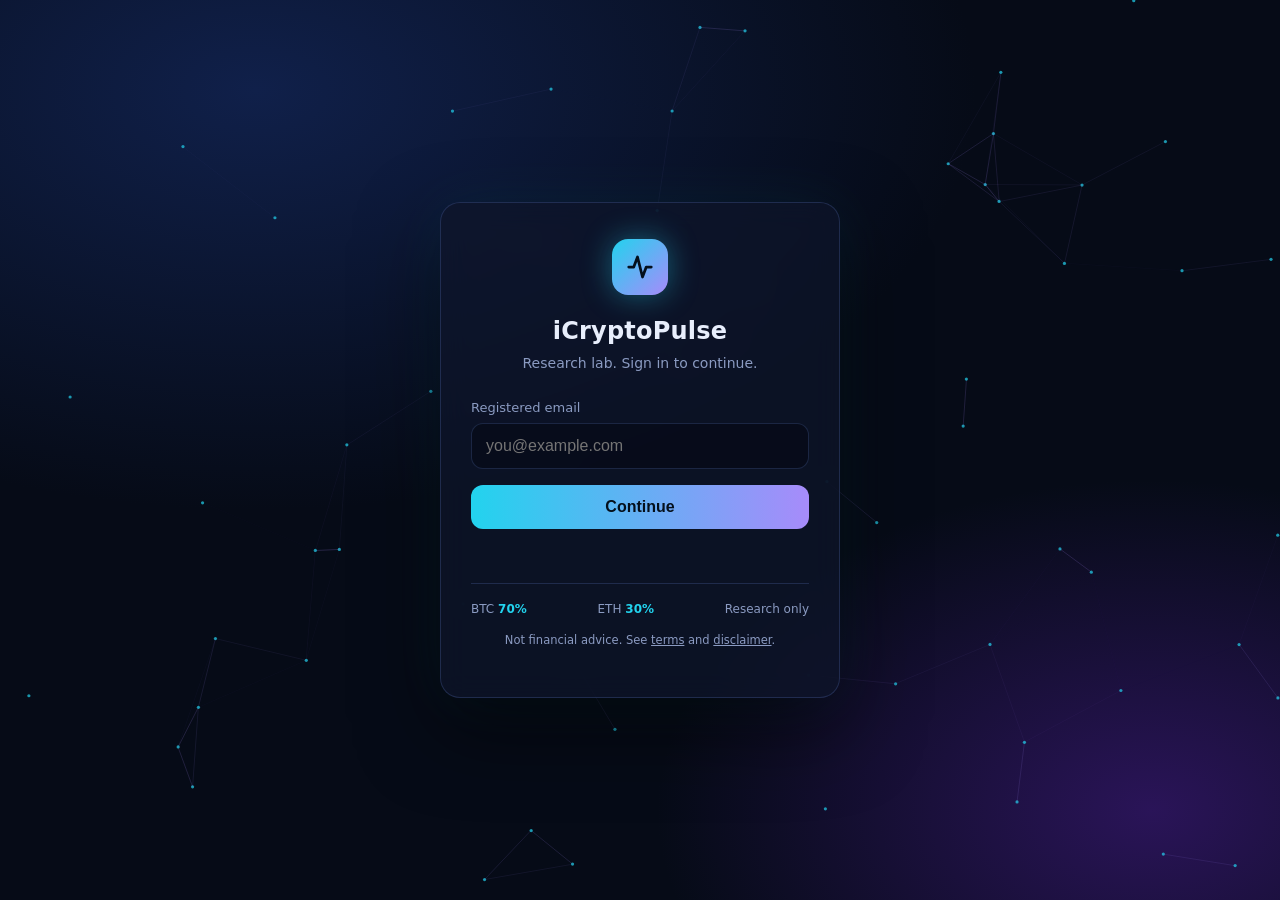
<file: login.html>
<!doctype html>
<html lang="en"><head><meta charset="utf-8"><meta name="viewport" content="width=device-width,initial-scale=1">
<title>iCryptoPulse | Sign in</title>
<link rel="icon" href="favicon.ico">
<style>
:root{--bg:#060b17;--card:rgba(14,22,42,.72);--line:rgba(120,160,255,.18);--tx:#e8eefc;--mut:#8b9bc2;--a:#22d3ee;--b:#a78bfa;--bad:#fb7185}
*{box-sizing:border-box}html,body{height:100%;margin:0}
body{background:radial-gradient(1200px 700px at 20% 10%,#10204a 0,transparent 60%),radial-gradient(900px 600px at 90% 90%,#2a1458 0,transparent 55%),var(--bg);color:var(--tx);font:16px/1.5 system-ui,-apple-system,"Segoe UI",sans-serif;display:grid;place-items:center;padding:16px;overflow:hidden}
canvas{position:fixed;inset:0;width:100%;height:100%;z-index:0}
.card{position:relative;z-index:1;width:100%;max-width:400px;background:var(--card);border:1px solid var(--line);border-radius:20px;padding:36px 30px;backdrop-filter:blur(14px);-webkit-backdrop-filter:blur(14px);box-shadow:0 30px 80px rgba(0,0,0,.55),0 0 60px rgba(34,211,238,.08)}
.logo{width:56px;height:56px;border-radius:16px;display:grid;place-items:center;margin:0 auto 18px;background:linear-gradient(135deg,var(--a),var(--b));box-shadow:0 0 30px rgba(34,211,238,.4)}
h1{font-size:24px;text-align:center;margin:0 0 4px;letter-spacing:.2px}
p.s{text-align:center;color:var(--mut);margin:0 0 24px;font-size:14px}
label{display:block;font-size:13px;color:var(--mut);margin-bottom:6px}
input{width:100%;padding:13px 14px;border-radius:12px;border:1px solid var(--line);background:rgba(6,11,23,.7);color:var(--tx);font-size:16px;outline:none;transition:.2s}
input:focus{border-color:var(--a);box-shadow:0 0 0 3px rgba(34,211,238,.18)}
button{width:100%;margin-top:16px;padding:13px;border:0;border-radius:12px;font-size:16px;font-weight:600;color:#04101c;cursor:pointer;background:linear-gradient(90deg,var(--a),var(--b));transition:.2s}
button:hover{filter:brightness(1.1);transform:translateY(-1px)}
#msg{min-height:20px;margin-top:12px;font-size:14px;text-align:center;color:var(--bad)}
.tick{display:flex;justify-content:space-between;margin-top:22px;padding-top:16px;border-top:1px solid var(--line);font-size:12px;color:var(--mut)}
.tick b{color:var(--a);font-weight:600}
.fine{margin-top:14px;font-size:11.5px;color:var(--mut);text-align:center}
.fine a{color:var(--mut)}
</style></head><body>
<canvas id="bg" aria-hidden="true"></canvas>
<main class="card">
  <div class="logo"><svg width="30" height="30" viewBox="0 0 24 24" fill="none" stroke="#04101c" stroke-width="2.2" stroke-linecap="round" stroke-linejoin="round"><path d="M3 12h4l3-8 4 16 3-8h4"/></svg></div>
  <h1>iCryptoPulse</h1>
  <p class="s">Research lab. Sign in to continue.</p>
  <form id="f" novalidate>
    <label for="e">Registered email</label>
    <input id="e" type="email" autocomplete="email" inputmode="email" placeholder="you@example.com" required>
    <button type="submit">Continue</button>
    <div id="msg" role="alert"></div>
  </form>
  <div class="tick"><span>BTC <b>70%</b></span><span>ETH <b>30%</b></span><span>Research only</span></div>
  <p class="fine">Not financial advice. See <a href="terms.html">terms</a> and <a href="disclaimer.html">disclaimer</a>.</p>
</main>
<script>
(function(){
  var OK="54372cc47f40fd68c888c7e185b4bf3ea189b08a953ef0ad6c606f6615070429"; // SHA-256 of the registered email (the address itself is not in the page)
  var c=document.getElementById("bg"),x=c.getContext("2d"),P=[],W,Hh;
  function size(){W=c.width=innerWidth;Hh=c.height=innerHeight;P=[];for(var i=0;i<Math.min(70,W*Hh/18000);i++)P.push({x:Math.random()*W,y:Math.random()*Hh,vx:(Math.random()-.5)*.4,vy:(Math.random()-.5)*.4})}
  function draw(){x.clearRect(0,0,W,Hh);P.forEach(function(p,i){p.x+=p.vx;p.y+=p.vy;if(p.x<0||p.x>W)p.vx*=-1;if(p.y<0||p.y>Hh)p.vy*=-1;
    x.fillStyle="rgba(34,211,238,.7)";x.beginPath();x.arc(p.x,p.y,1.6,0,6.3);x.fill();
    for(var j=i+1;j<P.length;j++){var q=P[j],d=Math.hypot(p.x-q.x,p.y-q.y);if(d<130){x.strokeStyle="rgba(167,139,250,"+(.25*(1-d/130))+")";x.beginPath();x.moveTo(p.x,p.y);x.lineTo(q.x,q.y);x.stroke()}}});
    if(!matchMedia("(prefers-reduced-motion: reduce)").matches)requestAnimationFrame(draw)}
  size();addEventListener("resize",size);draw();
  async function sha(s){var b=await crypto.subtle.digest("SHA-256",new TextEncoder().encode(s));return Array.from(new Uint8Array(b)).map(function(v){return v.toString(16).padStart(2,"0")}).join("")}
  document.getElementById("f").addEventListener("submit",async function(ev){
    ev.preventDefault();var m=document.getElementById("msg"),v=document.getElementById("e").value.trim().toLowerCase();
    if(!/^[^@\s]+@[^@\s]+\.[^@\s]+$/.test(v)){m.textContent="Enter a valid email address.";return}
    if(!(crypto&&crypto.subtle)){m.textContent="This browser cannot verify sign-in.";return}
    if(await sha(v)===OK){try{sessionStorage.setItem("icp_login","1")}catch(e){}location.href="index.html"}
    else m.textContent="This email is not registered."});
})();
</script></body></html>
</file>
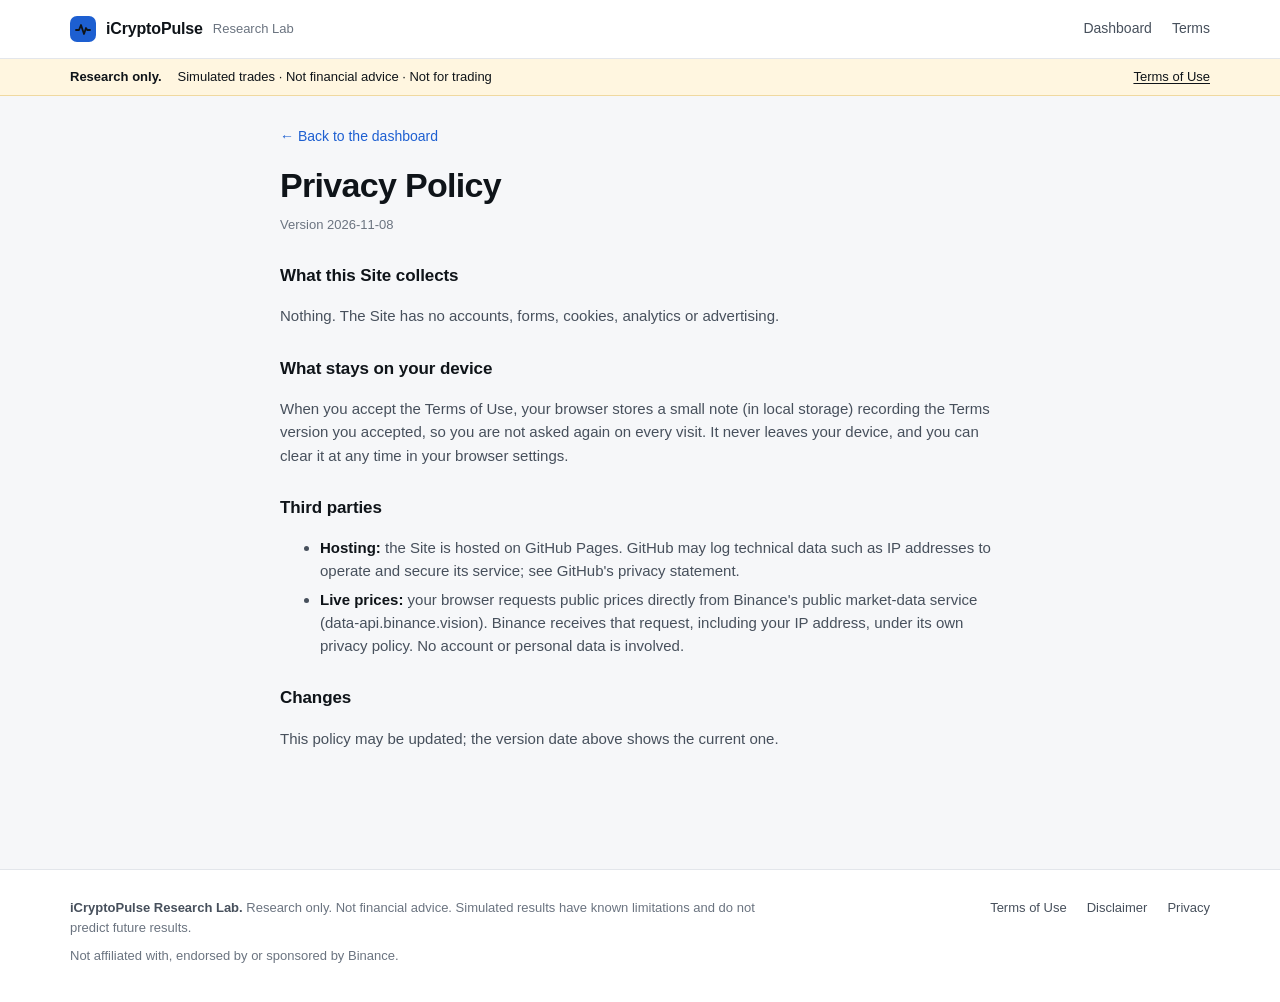
<file: privacy.html>
<!doctype html>
<html lang="en">
<head>
<meta charset="utf-8">
<meta name="viewport" content="width=device-width, initial-scale=1, viewport-fit=cover">
<title>Privacy Policy · iCryptoPulse Research Lab</title>
<meta name="robots" content="noindex, nofollow">
<link rel="icon" href="favicon.ico">
<link rel="stylesheet" href="assets/site.css?v=2">
</head>
<body>
<header class="topbar"><div class="in">
  <a class="brand" href="./"><span class="mark"><svg viewBox="0 0 16 16" aria-hidden="true"><path d="M1 9h3l2-5 3 9 2-6 1.2 2H15" fill="none" stroke="currentColor" stroke-width="1.8" stroke-linecap="round" stroke-linejoin="round"/></svg></span>iCryptoPulse <small>Research Lab</small></a>
  <nav class="nav"><a href="./#dashboard">Dashboard</a><a href="terms.html">Terms</a></nav>
</div></header>
<div class="notice" role="note"><div class="in"><strong>Research only.</strong><span>Simulated trades · Not financial advice · Not for trading</span><a href="terms.html">Terms of Use</a></div></div>
<main class="page doc">
<a class="back" href="./">← Back to the dashboard</a>
<h1>Privacy Policy</h1>
<p class="meta">Version 2026-11-08</p>
<h2>What this Site collects</h2>
<p>Nothing. The Site has no accounts, forms, cookies, analytics or advertising.</p>
<h2>What stays on your device</h2>
<p>When you accept the Terms of Use, your browser stores a small note (in local storage) recording the Terms version you accepted, so you are
not asked again on every visit. It never leaves your device, and you can clear it at any time in your browser settings.</p>
<h2>Third parties</h2>
<ul>
<li><strong>Hosting:</strong> the Site is hosted on GitHub Pages. GitHub may log technical data such as IP addresses to operate and secure its
service; see GitHub's privacy statement.</li>
<li><strong>Live prices:</strong> your browser requests public prices directly from Binance's public market-data service
(data-api.binance.vision). Binance receives that request, including your IP address, under its own privacy policy. No account or personal
data is involved.</li>
</ul>
<h2>Changes</h2>
<p>This policy may be updated; the version date above shows the current one.</p>
</main>
<footer class="foot"><div class="in">
  <div><p><strong style="color:var(--ink-2)">iCryptoPulse Research Lab.</strong> Research only. Not financial advice. Simulated results have known limitations and do not predict future results.</p>
  <p>Not affiliated with, endorsed by or sponsored by Binance.</p></div>
  <div class="links"><a href="terms.html">Terms of Use</a><a href="disclaimer.html">Disclaimer</a><a href="privacy.html">Privacy</a></div>
</div></footer>
</body>
</html>
</file>
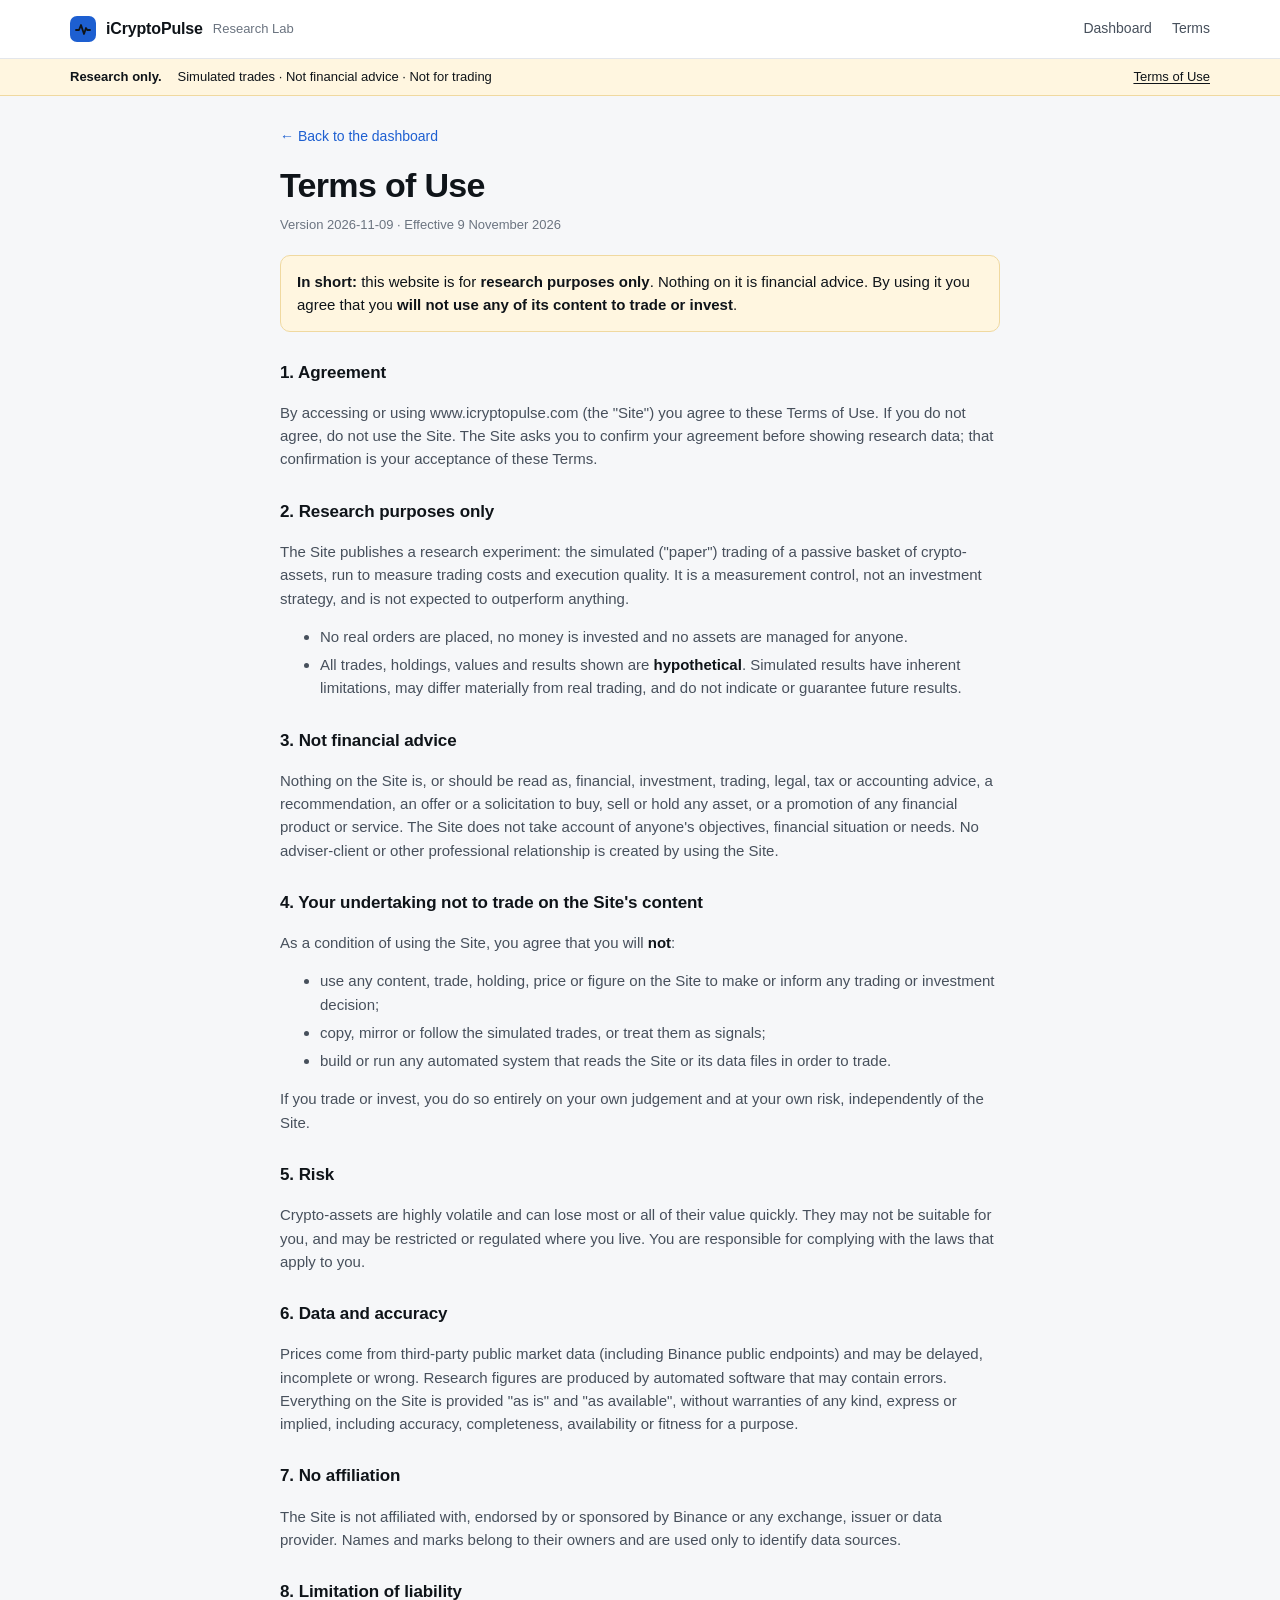
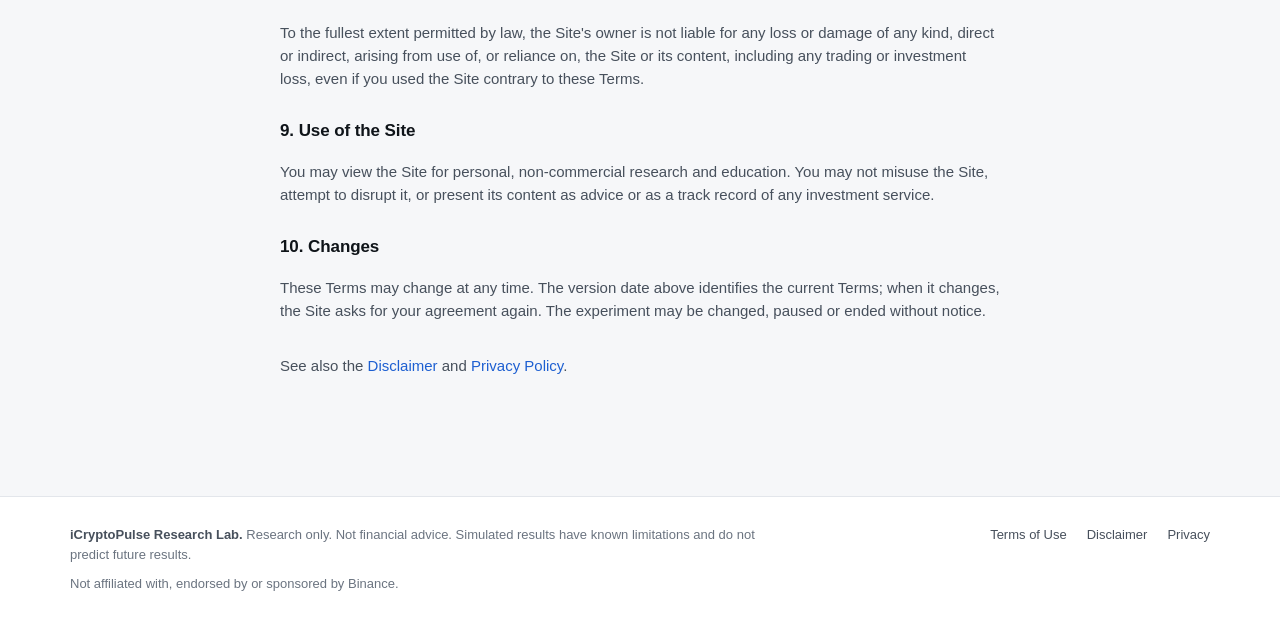
<file: terms.html>
<!doctype html>
<html lang="en">
<head>
<meta charset="utf-8">
<meta name="viewport" content="width=device-width, initial-scale=1, viewport-fit=cover">
<title>Terms of Use · iCryptoPulse Research Lab</title>
<meta name="robots" content="noindex, nofollow">
<link rel="icon" href="favicon.ico">
<link rel="stylesheet" href="assets/site.css?v=2">
</head>
<body>
<header class="topbar"><div class="in">
  <a class="brand" href="./"><span class="mark"><svg viewBox="0 0 16 16" aria-hidden="true"><path d="M1 9h3l2-5 3 9 2-6 1.2 2H15" fill="none" stroke="currentColor" stroke-width="1.8" stroke-linecap="round" stroke-linejoin="round"/></svg></span>iCryptoPulse <small>Research Lab</small></a>
  <nav class="nav"><a href="./#dashboard">Dashboard</a><a href="terms.html">Terms</a></nav>
</div></header>
<div class="notice" role="note"><div class="in"><strong>Research only.</strong><span>Simulated trades · Not financial advice · Not for trading</span><a href="terms.html">Terms of Use</a></div></div>
<main class="page doc">
<a class="back" href="./">← Back to the dashboard</a>
<h1>Terms of Use</h1>
<p class="meta">Version 2026-11-09 · Effective 9 November 2026</p>

<div class="key"><strong>In short:</strong> this website is for <strong>research purposes only</strong>. Nothing on it is financial advice.
By using it you agree that you <strong>will not use any of its content to trade or invest</strong>.</div>

<h2>1. Agreement</h2>
<p>By accessing or using www.icryptopulse.com (the "Site") you agree to these Terms of Use. If you do not agree, do not use the Site.
The Site asks you to confirm your agreement before showing research data; that confirmation is your acceptance of these Terms.</p>

<h2>2. Research purposes only</h2>
<p>The Site publishes a research experiment: the simulated ("paper") trading of a passive basket of crypto-assets, run to measure trading costs
and execution quality. It is a measurement control, not an investment strategy, and is not expected to outperform anything.</p>
<ul>
<li>No real orders are placed, no money is invested and no assets are managed for anyone.</li>
<li>All trades, holdings, values and results shown are <strong>hypothetical</strong>. Simulated results have inherent limitations, may differ
materially from real trading, and do not indicate or guarantee future results.</li>
</ul>

<h2>3. Not financial advice</h2>
<p>Nothing on the Site is, or should be read as, financial, investment, trading, legal, tax or accounting advice, a recommendation, an
offer or a solicitation to buy, sell or hold any asset, or a promotion of any financial product or service. The Site does not take account
of anyone's objectives, financial situation or needs. No adviser-client or other professional relationship is created by using the Site.</p>

<h2>4. Your undertaking not to trade on the Site's content</h2>
<p>As a condition of using the Site, you agree that you will <strong>not</strong>:</p>
<ul>
<li>use any content, trade, holding, price or figure on the Site to make or inform any trading or investment decision;</li>
<li>copy, mirror or follow the simulated trades, or treat them as signals;</li>
<li>build or run any automated system that reads the Site or its data files in order to trade.</li>
</ul>
<p>If you trade or invest, you do so entirely on your own judgement and at your own risk, independently of the Site.</p>

<h2>5. Risk</h2>
<p>Crypto-assets are highly volatile and can lose most or all of their value quickly. They may not be suitable for you, and may be restricted
or regulated where you live. You are responsible for complying with the laws that apply to you.</p>

<h2>6. Data and accuracy</h2>
<p>Prices come from third-party public market data (including Binance public endpoints) and may be delayed, incomplete or wrong. Research
figures are produced by automated software that may contain errors. Everything on the Site is provided "as is" and "as available", without
warranties of any kind, express or implied, including accuracy, completeness, availability or fitness for a purpose.</p>

<h2>7. No affiliation</h2>
<p>The Site is not affiliated with, endorsed by or sponsored by Binance or any exchange, issuer or data provider. Names and marks belong to
their owners and are used only to identify data sources.</p>

<h2>8. Limitation of liability</h2>
<p>To the fullest extent permitted by law, the Site's owner is not liable for any loss or damage of any kind, direct or indirect, arising from
use of, or reliance on, the Site or its content, including any trading or investment loss, even if you used the Site contrary to these Terms.</p>

<h2>9. Use of the Site</h2>
<p>You may view the Site for personal, non-commercial research and education. You may not misuse the Site, attempt to disrupt it, or
present its content as advice or as a track record of any investment service.</p>

<h2>10. Changes</h2>
<p>These Terms may change at any time. The version date above identifies the current Terms; when it changes, the Site asks for your agreement again.
The experiment may be changed, paused or ended without notice.</p>


<p style="margin-top:32px">See also the <a href="disclaimer.html">Disclaimer</a> and <a href="privacy.html">Privacy Policy</a>.</p>
</main>
<footer class="foot"><div class="in">
  <div><p><strong style="color:var(--ink-2)">iCryptoPulse Research Lab.</strong> Research only. Not financial advice. Simulated results have known limitations and do not predict future results.</p>
  <p>Not affiliated with, endorsed by or sponsored by Binance.</p></div>
  <div class="links"><a href="terms.html">Terms of Use</a><a href="disclaimer.html">Disclaimer</a><a href="privacy.html">Privacy</a></div>
</div></footer>
</body>
</html>
</file>
<file: assets/site.css>
/* iCryptoPulse Research Lab - shared styles. System fonts only (no third-party font requests). */
:root {
  --bg: #f6f7f9; --surface: #ffffff; --surface-2: #f1f3f6;
  --ink: #0f1419; --ink-2: #47505c; --muted: #6b7480; --line: #e3e6eb; --line-strong: #cfd4db;
  --accent: #1d5fd1; --accent-ink: #ffffff; --accent-soft: #eaf1fd;
  --good: #0e7a4f; --bad: #c0362c; --caution: #8a5a00; --notice-bg: #fff6e0; --notice-line: #f0d9a0;
  --shadow: 0 1px 2px rgba(15, 20, 25, .04), 0 4px 16px rgba(15, 20, 25, .05);
  --radius: 12px; --font: -apple-system, BlinkMacSystemFont, "Segoe UI", Roboto, "Helvetica Neue", Arial, sans-serif;
  --mono: ui-monospace, SFMono-Regular, Menlo, Consolas, monospace;
  color-scheme: light;
}
@media (prefers-color-scheme: dark) {
  :root {
    --bg: #0c0f13; --surface: #141920; --surface-2: #1a2029;
    --ink: #e9ecf0; --ink-2: #b2bac4; --muted: #87909b; --line: #252c36; --line-strong: #343c48;
    --accent: #6ea2f2; --accent-ink: #0c0f13; --accent-soft: #172338;
    --good: #45c08f; --bad: #f27a70; --caution: #e6b450; --notice-bg: #2a2212; --notice-line: #4a3a17;
    --shadow: 0 1px 2px rgba(0, 0, 0, .3), 0 4px 16px rgba(0, 0, 0, .25);
    color-scheme: dark;
  }
}
* { box-sizing: border-box; }
html { -webkit-text-size-adjust: 100%; }
body { margin: 0; background: var(--bg); color: var(--ink); font: 15px/1.55 var(--font); -webkit-font-smoothing: antialiased; }
a { color: var(--accent); text-decoration: none; }
a:hover { text-decoration: underline; }
[hidden] { display: none !important; }
.num { font-variant-numeric: tabular-nums; }
.up { color: var(--good); } .down { color: var(--bad); }

/* ---------- top bar + research notice ---------- */
.topbar { background: var(--surface); border-bottom: 1px solid var(--line); padding-top: env(safe-area-inset-top, 0px); }
.topbar .in { max-width: 1180px; margin: 0 auto; padding: 0 20px; height: 58px; display: flex; align-items: center; gap: 24px; }
.brand { display: flex; align-items: center; gap: 10px; color: var(--ink); font-weight: 700; letter-spacing: -.01em; font-size: 16px; }
.brand:hover { text-decoration: none; }
.brand .mark { width: 26px; height: 26px; border-radius: 7px; background: var(--accent); display: grid; place-items: center; flex: none; }
.brand .mark svg { width: 16px; height: 16px; }
.brand small { font-weight: 500; color: var(--muted); font-size: 13px; letter-spacing: 0; }
.nav { display: flex; gap: 20px; margin-left: auto; font-size: 14px; }
.nav a { color: var(--ink-2); }
.nav a:hover { color: var(--ink); text-decoration: none; }
.notice { position: sticky; top: 0; z-index: 20; background: var(--notice-bg); border-bottom: 1px solid var(--notice-line);
  color: var(--ink); font-size: 13px; }
.notice .in { max-width: 1180px; margin: 0 auto; padding: 8px 20px; display: flex; gap: 6px 16px; flex-wrap: wrap; align-items: center; }
.notice strong { font-weight: 650; }
.notice a { color: inherit; text-decoration: underline; text-underline-offset: 2px; margin-left: auto; }
@media (max-width: 640px) {
  .nav a.opt { display: none; }
  .brand small { display: none; }
  .notice a { margin-left: 0; }
}

/* ---------- page shell ---------- */
.page { max-width: 1180px; margin: 0 auto; padding: 28px 20px 56px; }
.eyebrow { font-size: 12px; font-weight: 650; letter-spacing: .08em; text-transform: uppercase; color: var(--accent); margin: 0 0 8px; }
h1 { font-size: clamp(24px, 3.4vw, 34px); line-height: 1.15; letter-spacing: -.02em; margin: 0 0 10px; font-weight: 700; }
.lede { color: var(--ink-2); font-size: 16px; max-width: 720px; margin: 0; }
.card { background: var(--surface); border: 1px solid var(--line); border-radius: var(--radius); box-shadow: var(--shadow); padding: 18px 20px; }
.card + .card { margin-top: 16px; }
.card-h { display: flex; align-items: baseline; justify-content: space-between; gap: 12px; flex-wrap: wrap; margin-bottom: 4px; }
.card h2 { font-size: 15px; font-weight: 650; margin: 0; letter-spacing: -.005em; }
.card .sub { font-size: 13px; color: var(--muted); margin: 2px 0 14px; }
.tag { display: inline-flex; align-items: center; gap: 6px; font-size: 12px; font-weight: 600; color: var(--ink-2); background: var(--surface-2);
  border: 1px solid var(--line); border-radius: 999px; padding: 2px 10px; white-space: nowrap; }

/* ---------- footer ---------- */
.foot { border-top: 1px solid var(--line); background: var(--surface); margin-top: 48px; }
.foot .in { max-width: 1180px; margin: 0 auto; padding: 28px 20px calc(28px + env(safe-area-inset-bottom, 0px));
  display: grid; grid-template-columns: 1.6fr 1fr; gap: 24px; font-size: 13px; color: var(--muted); }
.foot p { margin: 0 0 8px; }
.foot .links { display: flex; flex-wrap: wrap; gap: 8px 20px; justify-content: flex-end; align-content: flex-start; }
.foot .links a { color: var(--ink-2); }
@media (max-width: 720px) { .foot .in { grid-template-columns: 1fr; } .foot .links { justify-content: flex-start; } }

/* ---------- legal / document pages ---------- */
.doc { max-width: 760px; }
.doc .meta { color: var(--muted); font-size: 13px; margin: 0 0 20px; }
.doc .key { background: var(--notice-bg); border: 1px solid var(--notice-line); border-radius: 10px; padding: 14px 16px; margin: 0 0 24px; }
.doc h2 { font-size: 17px; margin: 28px 0 6px; letter-spacing: -.005em; }
.doc p, .doc li { color: var(--ink-2); }
.doc strong { color: var(--ink); }
.doc li { margin: 5px 0; }
.doc .back { display: inline-block; font-size: 14px; margin-bottom: 18px; }
</file>
